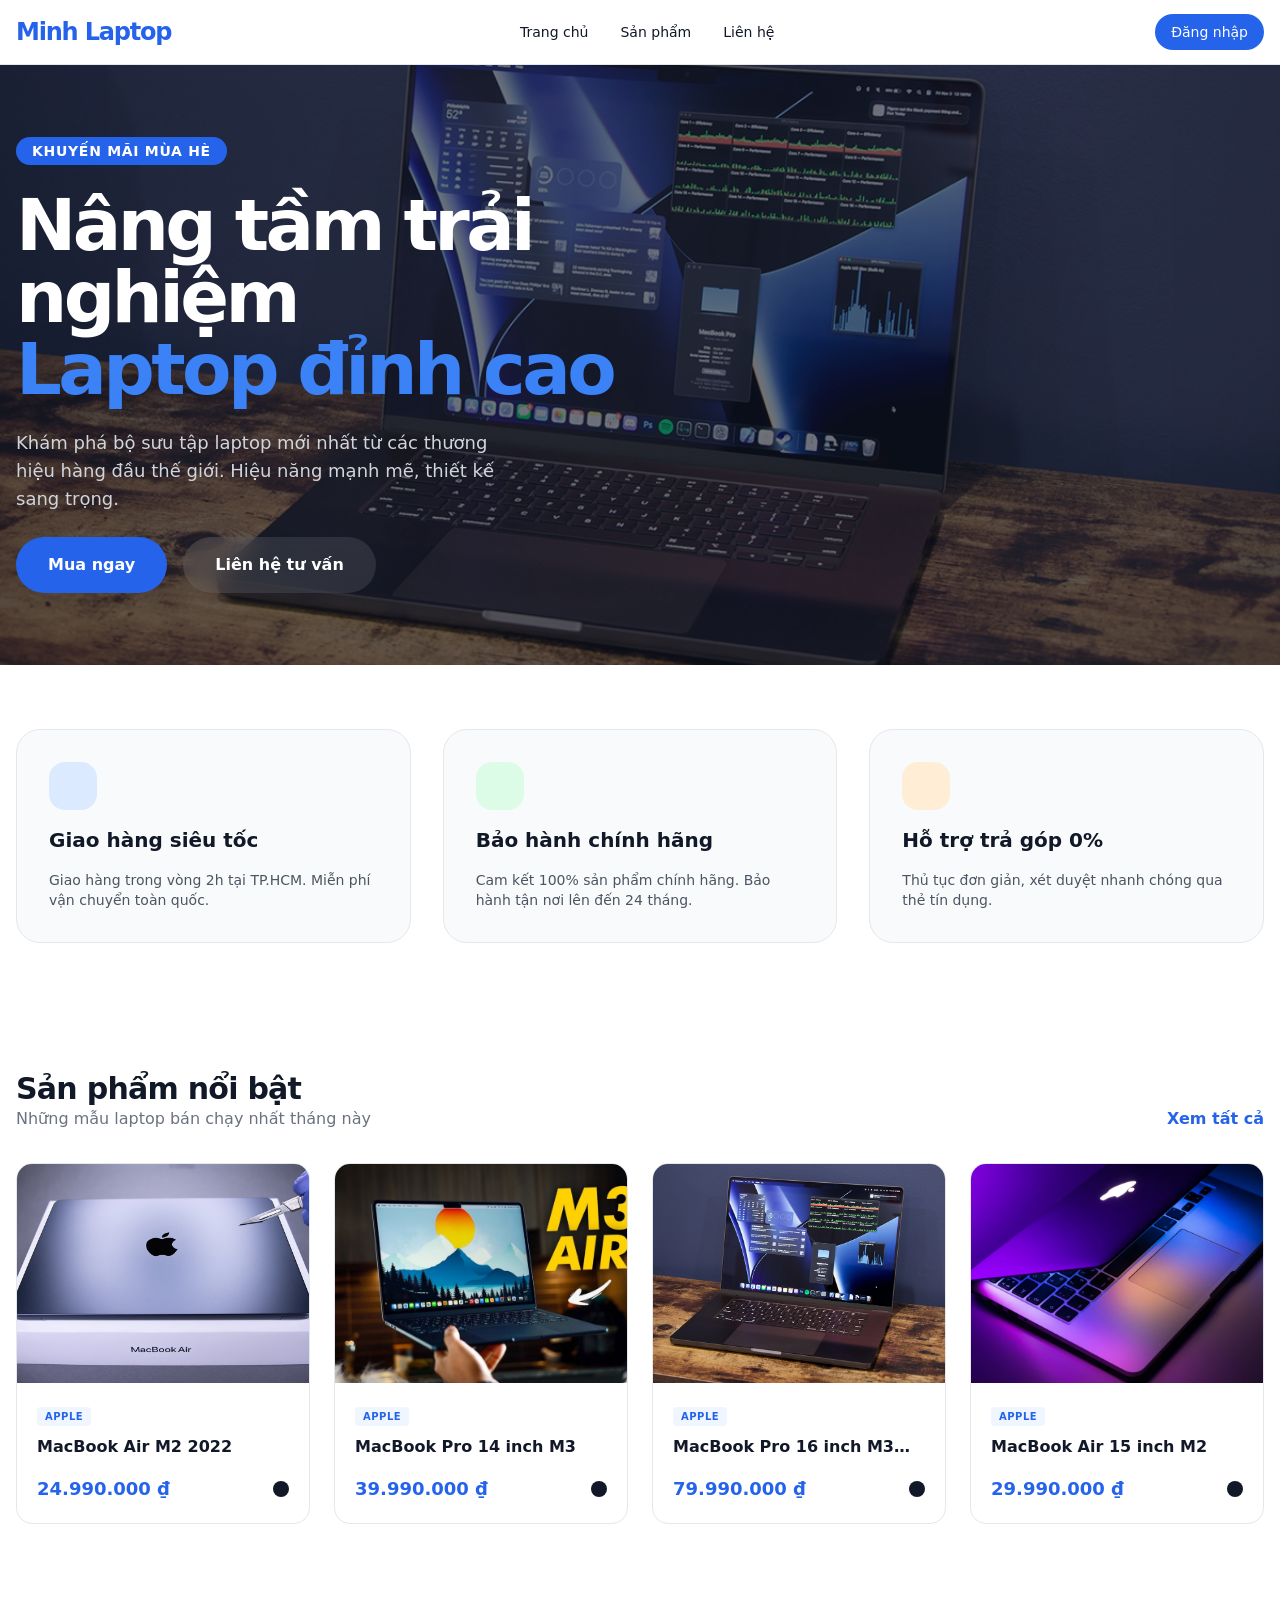
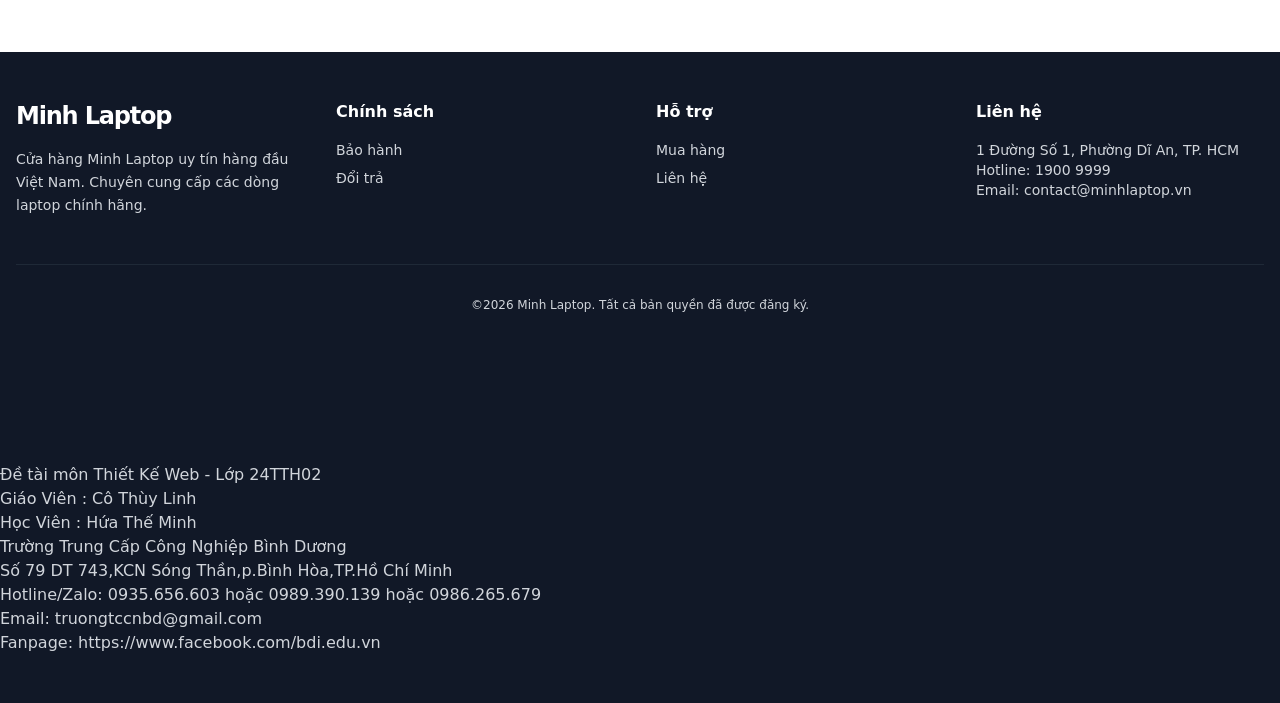
<file: index.html>
<!DOCTYPE html>
<html lang="vi">
<head>
    <meta charset="UTF-8">
    <meta name="viewport" content="width=device-width, initial-scale=1.0">
    <title>Trang chủ - Minh Laptop</title>
    <script src="style.js"></script>
    <!-- <link rel="stylesheet" href="test.css"> -->
</head>
<body class="bg-white text-gray-900">

    <section class="relative h-[600px] flex items-center overflow-hidden bg-gray-900 text-white">
        <div class="absolute inset-0 z-0">
            <img src="./images/macbookpro16m3max.jpg" alt="Hero" class="w-full h-full object-cover opacity-40">
        </div>
        <div class="container mx-auto px-4 relative z-10">
            <div class="max-w-2xl space-y-6">
                <span class="inline-block px-4 py-1 rounded-full bg-blue-600 text-sm font-bold tracking-wider uppercase">Khuyến mãi mùa hè</span>
                <h1 class="text-5xl md:text-7xl font-extrabold tracking-tighter leading-tight">Nâng tầm trải nghiệm <br><span class="text-blue-500">Laptop đỉnh cao</span></h1>
                <p class="text-lg text-gray-300 max-w-lg">Khám phá bộ sưu tập laptop mới nhất từ các thương hiệu hàng đầu thế giới. Hiệu năng mạnh mẽ, thiết kế sang trọng.</p>
                <div class="flex flex-wrap gap-4">
                    <a href="products.html" class="px-8 py-4 bg-blue-600 hover:bg-blue-700 text-white rounded-full font-bold transition-all flex items-center gap-2">Mua ngay</a>
                    <a href="contact.html" class="px-8 py-4 bg-white/10 hover:bg-white/20 text-white rounded-full font-bold backdrop-blur-md transition-all">Liên hệ tư vấn</a>
                </div>
            </div>
        </div>
    </section>

    <!-- chuc nang -->
    <section class="container mx-auto px-4 py-16">
        <div class="grid grid-cols-1 md:grid-cols-3 gap-8">
            <div class="p-8 bg-gray-50 rounded-3xl space-y-4 border hover:border-blue-500 transition-colors">
                <div class="w-12 h-12 bg-blue-100 rounded-2xl flex items-center justify-center text-blue-600">
                </div>
                <h3 class="text-xl font-bold">Giao hàng siêu tốc</h3>
                <p class="text-gray-600 text-sm">Giao hàng trong vòng 2h tại TP.HCM. Miễn phí vận chuyển toàn quốc.</p>
            </div>
            <div class="p-8 bg-gray-50 rounded-3xl space-y-4 border hover:border-blue-500 transition-colors">
                <div class="w-12 h-12 bg-green-100 rounded-2xl flex items-center justify-center text-green-600">
                </div>
                <h3 class="text-xl font-bold">Bảo hành chính hãng</h3>
                <p class="text-gray-600 text-sm">Cam kết 100% sản phẩm chính hãng. Bảo hành tận nơi lên đến 24 tháng.</p>
            </div>
            <div class="p-8 bg-gray-50 rounded-3xl space-y-4 border hover:border-blue-500 transition-colors">
                <div class="w-12 h-12 bg-orange-100 rounded-2xl flex items-center justify-center text-orange-600">
                </div>
                <h3 class="text-xl font-bold">Hỗ trợ trả góp 0%</h3>
                <p class="text-gray-600 text-sm">Thủ tục đơn giản, xét duyệt nhanh chóng qua thẻ tín dụng.</p>
            </div>
        </div>
    </section>

    <!--  san pham -->
    <section class="container mx-auto px-4 py-16">
        <div class="flex items-end justify-between mb-8">
            <div>
                <h2 class="text-3xl font-bold tracking-tight">Sản phẩm nổi bật</h2>
                <p class="text-gray-500">Những mẫu laptop bán chạy nhất tháng này</p>
            </div>
            <a href="products.html" class="text-blue-600 font-bold hover:underline">Xem tất cả</a>
        </div>
        <div id="featured-products" class="grid grid-cols-1 sm:grid-cols-2 lg:grid-cols-4 gap-6">
            <!-- add  -->
        </div>
    </section>

    <script src="js/data.js"></script>
    <script src="js/main.js"></script>
    <script>
        document.addEventListener('DOMContentLoaded', () => {
            const featuredContainer = document.getElementById('featured-products');
            const featured = JSON.parse(localStorage.getItem('db_products')).slice(0, 4);

            featured.forEach(product => {
                const card = `
                    <div class="group relative bg-white border rounded-2xl overflow-hidden hover:shadow-xl transition-all duration-300">
                        <a href="product-detail.html?id=${product.id}" class="block aspect-[4/3] overflow-hidden">
                            <img src="${product.image}" alt="${product.name}" class="w-full h-full object-cover group-hover:scale-110 transition-transform duration-500">
                        </a>
                        <div class="p-5">
                            <div class="mb-2">
                                <span class="text-[10px] font-bold uppercase tracking-wider text-blue-600 bg-blue-50 px-2 py-1 rounded">${product.category}</span>
                            </div>
                            <a href="product-detail.html?id=${product.id}" class="block mb-2">
                                <h3 class="font-bold text-gray-900 group-hover:text-blue-600 transition-colors line-clamp-1">${product.name}</h3>
                            </a>
                            <div class="flex items-center justify-between mt-4">
                                <span class="text-lg font-bold text-blue-600">${formatCurrency(product.price)}</span>
                                <button onclick="addToCart('${product.id}')" class="p-2 bg-gray-900 text-white rounded-lg hover:bg-blue-600 transition-colors">
                                </button>
                            </div>
                        </div>
                    </div>
                `;
                featuredContainer.insertAdjacentHTML('beforeend', card);
            });
        });
    </script>
</body>
</html>
</file>
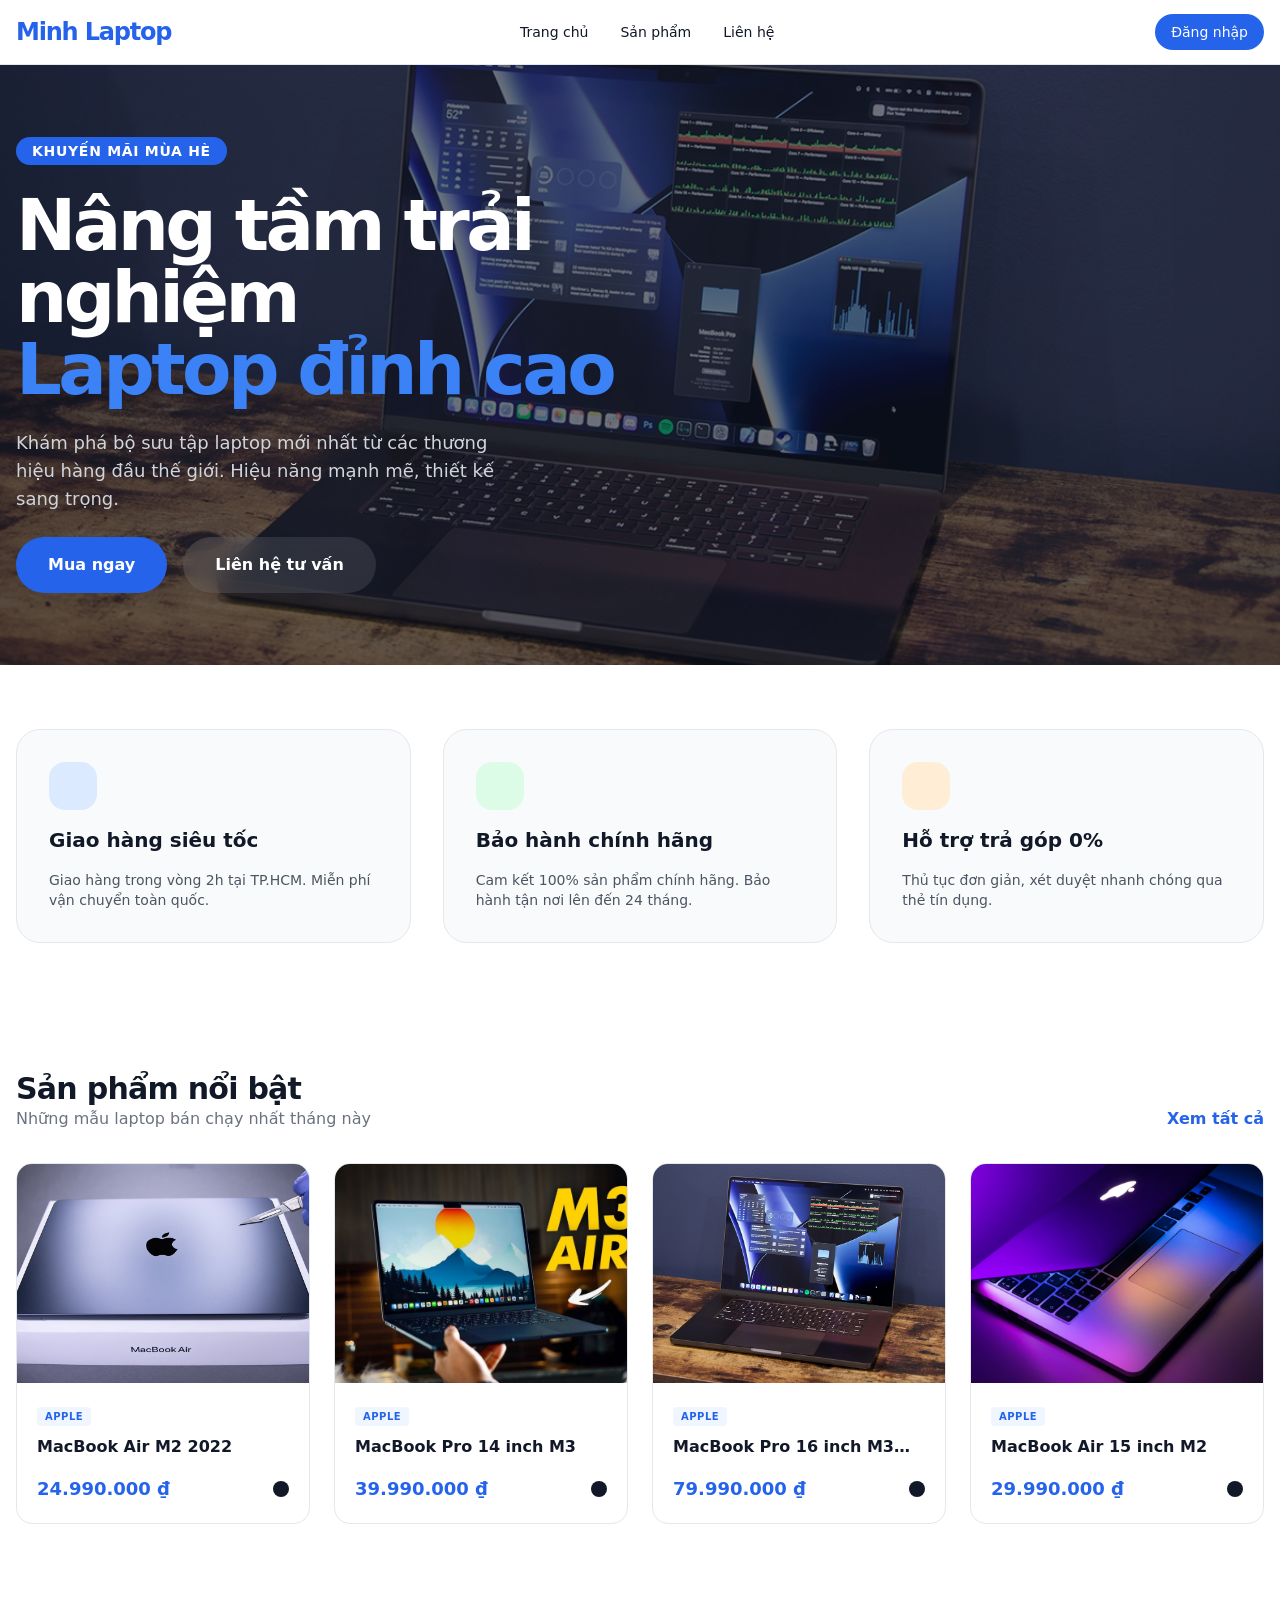
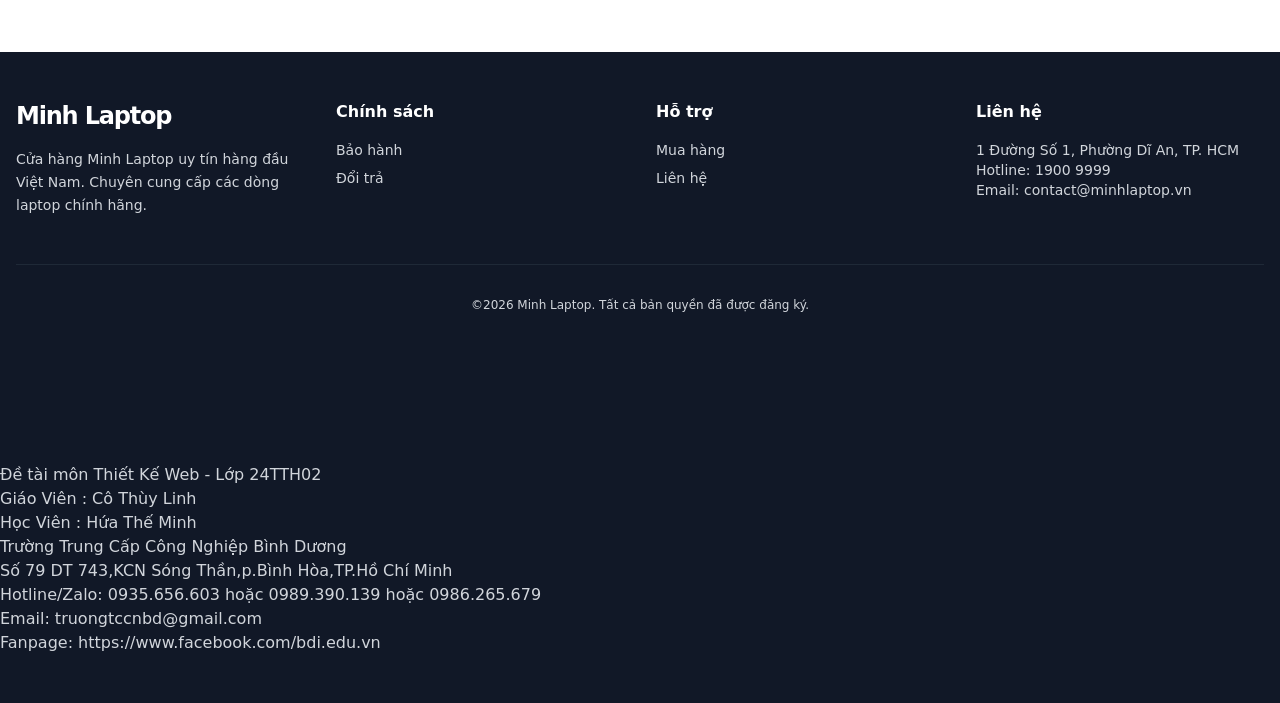
<file: admin.html>
<!DOCTYPE html>
<html lang="vi">
<head>
    <meta charset="UTF-8">
    <meta name="viewport" content="width=device-width, initial-scale=1.0">
    <title>Quản trị - Minh Laptop </title>
    <script src="style.js"></script>
    
</head>
<body class="bg-white text-gray-900">
    <div class="container mx-auto px-4 py-8">
        <div class="flex flex-col md:flex-row gap-8">
           
            <aside class="w-full md:w-64 space-y-4">
                <div class="p-6 bg-gray-900 text-white rounded-3xl space-y-6">
                    <h2 class="text-xl font-bold">Dashboard</h2>
                    <nav class="space-y-2">
                        <button onclick="switchTab('products')" id="tab-products" class="w-full flex items-center gap-3 px-4 py-3 rounded-xl text-sm font-bold bg-blue-600">Sản phẩm</button>
                        <button onclick="switchTab('orders')" id="tab-orders" class="w-full flex items-center gap-3 px-4 py-3 rounded-xl text-sm font-bold hover:bg-white/10">Đơn hàng</button>
                    </nav>
                </div>
            </aside>

            <!-- Main  -->
            <main class="flex-1 space-y-6">
                <div class="flex items-center justify-between">
                    <h1 id="admin-title" class="text-3xl font-bold">Quản lý sản phẩm</h1>
                    <button id="add-btn" onclick="openModal()" class="px-6 py-3 bg-blue-600 text-white rounded-2xl font-bold flex items-center gap-2">Thêm sản phẩm</button>
                </div>

                <div id="admin-content" class="bg-white border rounded-3xl overflow-hidden">
                    <!-- Content -->
                </div>
            </main>
        </div>
    </div>

    
    <div id="product-modal" class="fixed inset-0 z-[100] hidden flex items-center justify-center p-4 bg-black/50 backdrop-blur-sm">
        <div class="bg-white w-full max-w-2xl rounded-[2.5rem] overflow-hidden shadow-2xl">
            <div class="p-8 border-b flex items-center justify-between">
                <h3 id="modal-title" class="text-2xl font-bold">Thêm sản phẩm</h3>
                <button onclick="closeModal()" class="p-2 hover:bg-gray-100 rounded-full">X</button>
            </div>
            <form id="product-form" class="p-8 space-y-6 max-h-[70vh] overflow-y-auto">
                <input type="hidden" id="edit-id">
                <div class="grid grid-cols-1 sm:grid-cols-2 gap-6">
                    <div class="space-y-2">
                        <label class="text-sm font-bold">Tên sản phẩm</label>
                        <input required id="p-name" class="w-full px-4 py-3 border rounded-xl">
                    </div>
                    <div class="space-y-2">
                        <label class="text-sm font-bold">Giá (VNĐ)</label>
                        <input required id="p-price" type="number" class="w-full px-4 py-3 border rounded-xl">
                    </div>
                    <div class="space-y-2">
                        <label class="text-sm font-bold">Danh mục</label>
                        <input required id="p-category" class="w-full px-4 py-3 border rounded-xl">
                    </div>
                    <div class="space-y-2">
                        <label class="text-sm font-bold">CPU</label>
                        <input required id="p-cpu" class="w-full px-4 py-3 border rounded-xl">
                    </div>
                </div>
                <div class="space-y-2">
                    <label class="text-sm font-bold">Link hình ảnh</label>
                    <input id="p-image" class="w-full px-4 py-3 border rounded-xl">
                </div>
                <div class="space-y-2">
                    <label class="text-sm font-bold">Mô tả</label>
                    <textarea id="p-desc" class="w-full px-4 py-3 border rounded-xl h-48"></textarea>
                </div>
                <div class="flex gap-4 pt-4">
                    <button type="button" onclick="closeModal()" class="flex-1 py-4 border-2 rounded-2xl font-bold">Hủy</button>
                    <button type="submit" class="flex-1 py-4 bg-blue-600 text-white rounded-2xl font-bold">Lưu</button>
                </div>
            </form>
        </div>
    </div>

    <script src="js/data.js"></script>
    <script src="js/main.js"></script>
    <script>
        let activeTab = 'products';
        let editingId = null;

        function switchTab(tab) {
            activeTab = tab;
            document.getElementById('tab-products').className = `w-full flex items-center gap-3 px-4 py-3 rounded-xl text-sm font-bold ${tab === 'products' ? 'bg-blue-600' : 'hover:bg-white/10'}`;
            document.getElementById('tab-orders').className = `w-full flex items-center gap-3 px-4 py-3 rounded-xl text-sm font-bold ${tab === 'orders' ? 'bg-blue-600' : 'hover:bg-white/10'}`;
            document.getElementById('admin-title').textContent = tab === 'products' ? 'Quản lý sản phẩm' : 'Quản lý đơn hàng';
            document.getElementById('add-btn').style.display = tab === 'products' ? 'flex' : 'none';
            renderAdminContent();
        }

        function renderAdminContent() {
            const content = document.getElementById('admin-content');
            if (activeTab === 'products') {
                const products = JSON.parse(localStorage.getItem('db_products'));
                let html = '<table class="w-full text-left"><thead class="bg-gray-50 border-b"><tr><th class="px-6 py-4">Sản phẩm</th><th class="px-6 py-4">Giá</th><th class="px-6 py-4">Thao tác</th></tr></thead><tbody class="divide-y">';
                products.forEach(p => {
                    html += `
                        <tr>
                            <td class="px-6 py-4 flex items-center gap-4">
                                <img src="${p.image}" class="w-12 h-12 rounded-lg object-cover">
                                <div><p class="font-bold text-sm">${p.name}</p></div>
                            </td>
                            <td class="px-6 py-4 font-bold text-sm">${formatCurrency(p.price)}</td>
                            <td class="px-6 py-4">
                                <button onclick="editProduct('${p.id}')" class="text-blue-600 mr-4">Sửa</button>
                                <button onclick="deleteProduct('${p.id}')" class="text-red-600">Xóa</button>
                            </td>
                        </tr>
                    `;
                });
                html += '</tbody></table>';
                content.innerHTML = html;
            } else {
                const orders = JSON.parse(localStorage.getItem('orders') || '[]');
                if (orders.length === 0) {
                    content.innerHTML = '<p class="p-10 text-center text-gray-500">Chưa có đơn hàng nào.</p>';
                    return;
                }
                let html = '<div class="p-6 space-y-4">';
                orders.forEach(o => {
                    html += `
                        <div class="border p-4 rounded-2xl">
                            <p class="font-bold">Đơn hàng #${o.id}</p>
                            <p class="text-sm text-gray-500">Khách hàng: ${o.customerInfo.name} - ${o.customerInfo.phone}</p>
                            <p class="text-blue-600 font-bold">Tổng: ${formatCurrency(o.total)}</p>
                        </div>
                    `;
                });
                html += '</div>';
                content.innerHTML = html;
            }
        }

        function openModal() {
            document.getElementById('product-modal').classList.remove('hidden');
            document.getElementById('modal-title').textContent = editingId ? 'Sửa sản phẩm' : 'Thêm sản phẩm';
        }

        function closeModal() {
            document.getElementById('product-modal').classList.add('hidden');
            document.getElementById('product-form').reset();
            editingId = null;
        }

        function editProduct(id) {
            const products = JSON.parse(localStorage.getItem('db_products'));
            const p = products.find(p => p.id === id);
            if (p) {
                editingId = id;
                document.getElementById('p-name').value = p.name;
                document.getElementById('p-price').value = p.price;
                document.getElementById('p-category').value = p.category;
                document.getElementById('p-cpu').value = p.cpu;
                document.getElementById('p-image').value = p.image;
                document.getElementById('p-desc').value = p.description;
                openModal();
            }
        }

        function deleteProduct(id) {
            if (confirm('Xóa sản phẩm này?')) {
                let products = JSON.parse(localStorage.getItem('db_products'));
                products = products.filter(p => p.id !== id);
                localStorage.setItem('db_products', JSON.stringify(products));
                renderAdminContent();
            }
        }

        document.getElementById('product-form').onsubmit = (e) => {
            e.preventDefault();
            let products = JSON.parse(localStorage.getItem('db_products'));
            const productData = {
                id: editingId || Date.now().toString(),
                name: document.getElementById('p-name').value,
                price: Number(document.getElementById('p-price').value),
                category: document.getElementById('p-category').value,
                cpu: document.getElementById('p-cpu').value,
                image: document.getElementById('p-image').value || './images',
                description: document.getElementById('p-desc').value,
                ram: '16GB', ssd: '512GB' 
            };

            if (editingId) {
                products = products.map(p => p.id === editingId ? productData : p);
            } else {
                products.push(productData);
            }

            localStorage.setItem('db_products', JSON.stringify(products));
            closeModal();
            renderAdminContent();
        };

        document.addEventListener('DOMContentLoaded', () => {
            const user = getCurrentUser();
            if (!user || user.role !== 'admin') {
                window.location.href = 'index.html';
                return;
            }
            renderAdminContent();
        });
    </script>
</body>
</html>
</file>
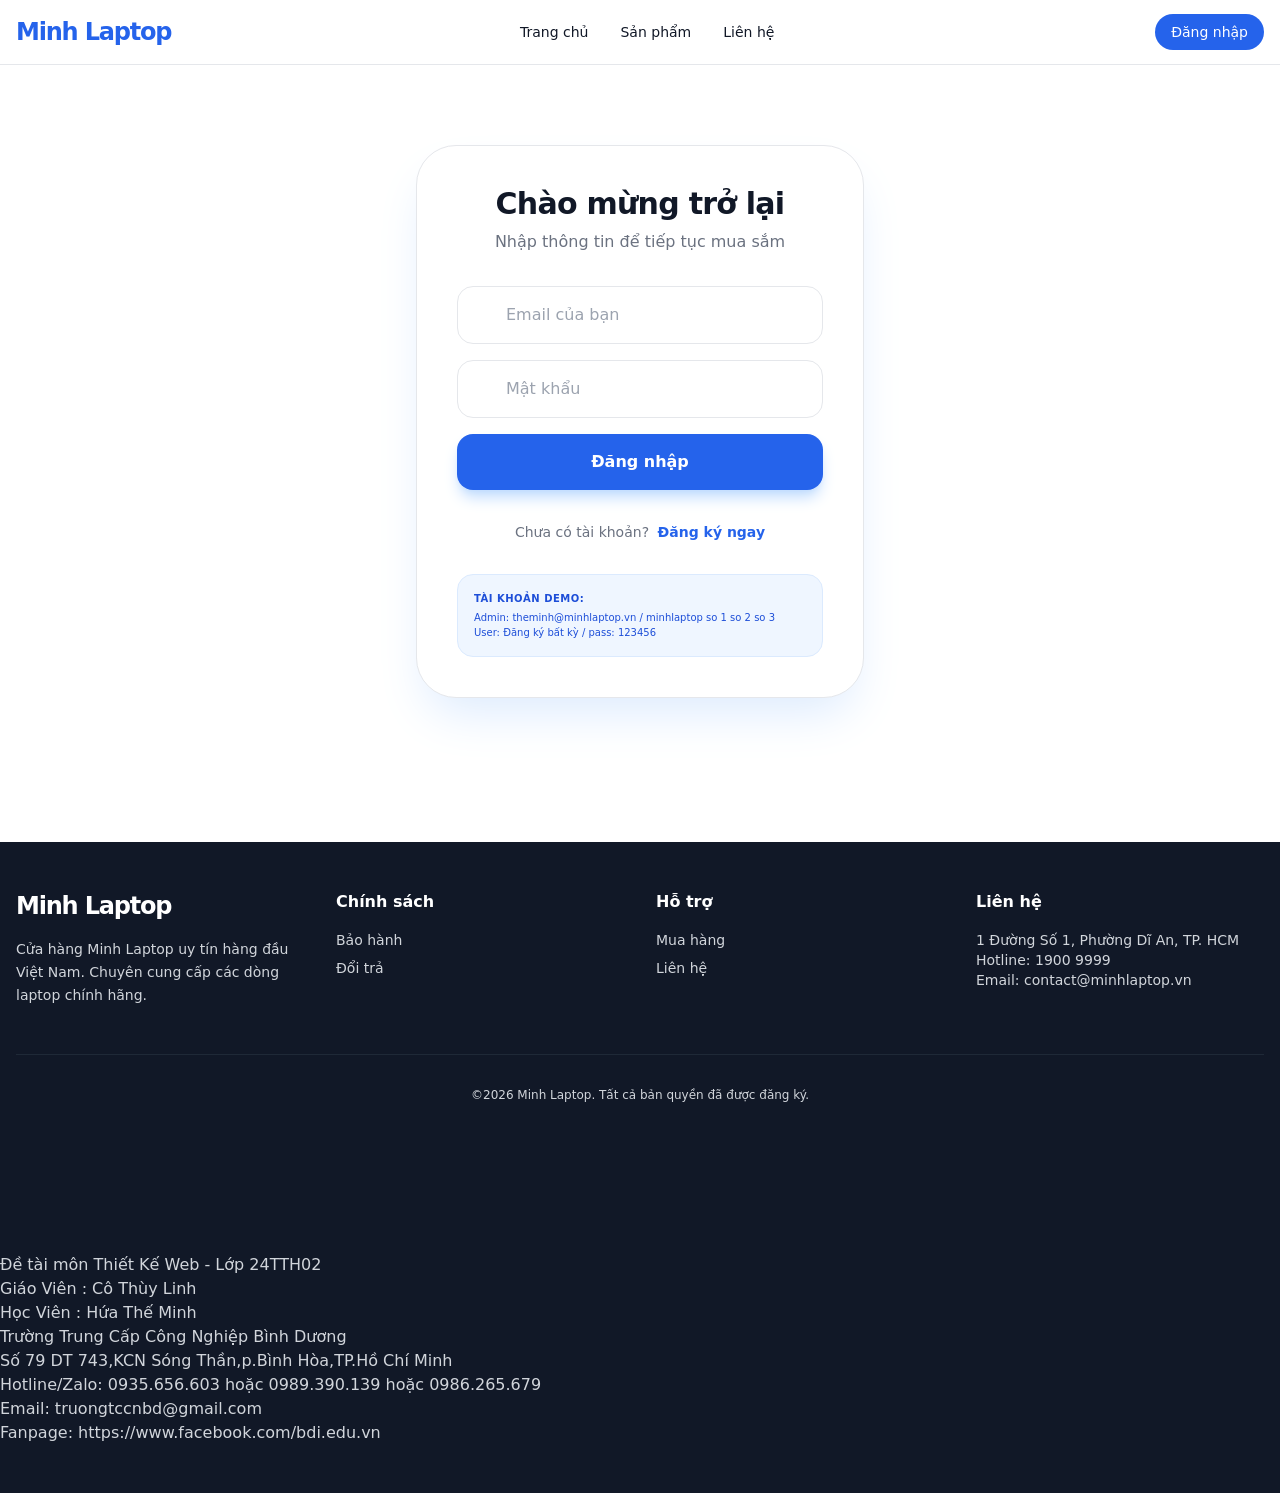
<file: auth.html>
<!DOCTYPE html>
<html lang="vi">
<head>
    <meta charset="UTF-8">
    <meta name="viewport" content="width=device-width, initial-scale=1.0">
    <title> Đăng nhập - Minh Laptop </title>
    <script src="style.js"></script>
    
</head>
<body class="bg-white text-gray-900">
    <div class="container mx-auto px-4 py-20 flex items-center justify-center">
        <div class="w-full max-w-md space-y-8 p-10 bg-white border rounded-[2.5rem] shadow-2xl shadow-blue-100">
            <div class="text-center space-y-2">
                <h1 id="auth-title" class="text-3xl font-extrabold tracking-tight">Chào mừng trở lại</h1>
                <p id="auth-desc" class="text-gray-500">Nhập thông tin để tiếp tục mua sắm</p>
            </div>

            <form id="auth-form" class="space-y-4">
                <div id="name-field" class="hidden relative">
                    <input type="text" id="reg-name" placeholder="Họ và tên" class="w-full pl-12 pr-4 py-4 border rounded-2xl focus:ring-2 focus:ring-blue-500 focus:outline-none">
                </div>
                <div class="relative">
                    <input required type="email" id="auth-email" placeholder="Email của bạn" class="w-full pl-12 pr-4 py-4 border rounded-2xl focus:ring-2 focus:ring-blue-500 focus:outline-none">
                </div>
                <div class="relative">
                    <input required type="password" id="auth-password" placeholder="Mật khẩu" class="w-full pl-12 pr-4 py-4 border rounded-2xl focus:ring-2 focus:ring-blue-500 focus:outline-none">
                </div>
                <button type="submit" id="auth-btn" class="w-full py-4 bg-blue-600 text-white rounded-2xl font-bold hover:bg-blue-700 transition-all shadow-lg shadow-blue-200">
                    Đăng nhập
                </button>
            </form>

            <p class="text-center text-sm text-gray-500">
                <span id="toggle-text">Chưa có tài khoản?</span>
                <button id="toggle-auth" class="ml-1 font-bold text-blue-600 hover:underline">Đăng ký ngay</button>
            </p>

            <div id="demo-info" class="mt-8 p-4 bg-blue-50 border border-blue-100 rounded-2xl text-[10px] text-blue-700">
                <p class="font-bold mb-1 uppercase tracking-wider">Tài khoản demo:</p>
                <p>Admin: theminh@minhlaptop.vn / minhlaptop so 1 so 2 so 3 </p>
                <p>User: Đăng ký bất kỳ / pass: 123456</p>
            </div>
        </div>
    </div>

    <script src="js/data.js"></script>
    <script src="js/main.js"></script>
    <script>
        let isLogin = true;
        const toggleBtn = document.getElementById('toggle-auth');
        const authForm = document.getElementById('auth-form');
        const nameField = document.getElementById('name-field');
        const authTitle = document.getElementById('auth-title');
        const authDesc = document.getElementById('auth-desc');
        const authBtn = document.getElementById('auth-btn');
        const toggleText = document.getElementById('toggle-text');

        toggleBtn.onclick = () => {
            isLogin = !isLogin;
            nameField.classList.toggle('hidden', isLogin);
            authTitle.textContent = isLogin ? 'Chào mừng trở lại' : 'Tạo tài khoản mới';
            authDesc.textContent = isLogin ? 'Nhập thông tin để tiếp tục mua sắm' : 'Tham gia cùng Minh Laptop ngay hôm nay';
            authBtn.textContent = isLogin ? 'Đăng nhập' : 'Đăng ký ngay';
            toggleText.textContent = isLogin ? 'Chưa có tài khoản?' : 'Đã có tài khoản?';
            toggleBtn.textContent = isLogin ? 'Đăng ký ngay' : 'Đăng nhập';
        };

        authForm.onsubmit = (e) => {
            e.preventDefault();
            const email = document.getElementById('auth-email').value;
            const password = document.getElementById('auth-password').value;

            if (isLogin) {
                if (email === 'theminh@minhlaptop.vn' && password === 'minhlaptop123') {
                    const admin = { id: 'admin', email, name: 'Quản trị viên', role: 'admin' };
                    localStorage.setItem('user', JSON.stringify(admin));
                    window.location.href = 'admin.html';
                } else {
                    const users = JSON.parse(localStorage.getItem('users') || '[]');
                    const user = users.find(u => u.email === email);
                    if (user && password === '123456') {
                        localStorage.setItem('user', JSON.stringify(user));
                        window.location.href = 'index.html';
                    } else {
                        alert('Email hoặc mật khẩu không chính xác!');
                    }
                }
            } else {
                const name = document.getElementById('reg-name').value;
                const users = JSON.parse(localStorage.getItem('users') || '[]');
                if (users.some(u => u.email === email)) {
                    alert('Email đã tồn tại!');
                    return;
                }
                const newUser = { id: Date.now().toString(), email, name, role: 'user' };
                users.push(newUser);
                localStorage.setItem('users', JSON.stringify(users));
                localStorage.setItem('user', JSON.stringify(newUser));
                window.location.href = 'index.html';
            }
        };
    </script>
</body>
</html>
</file>
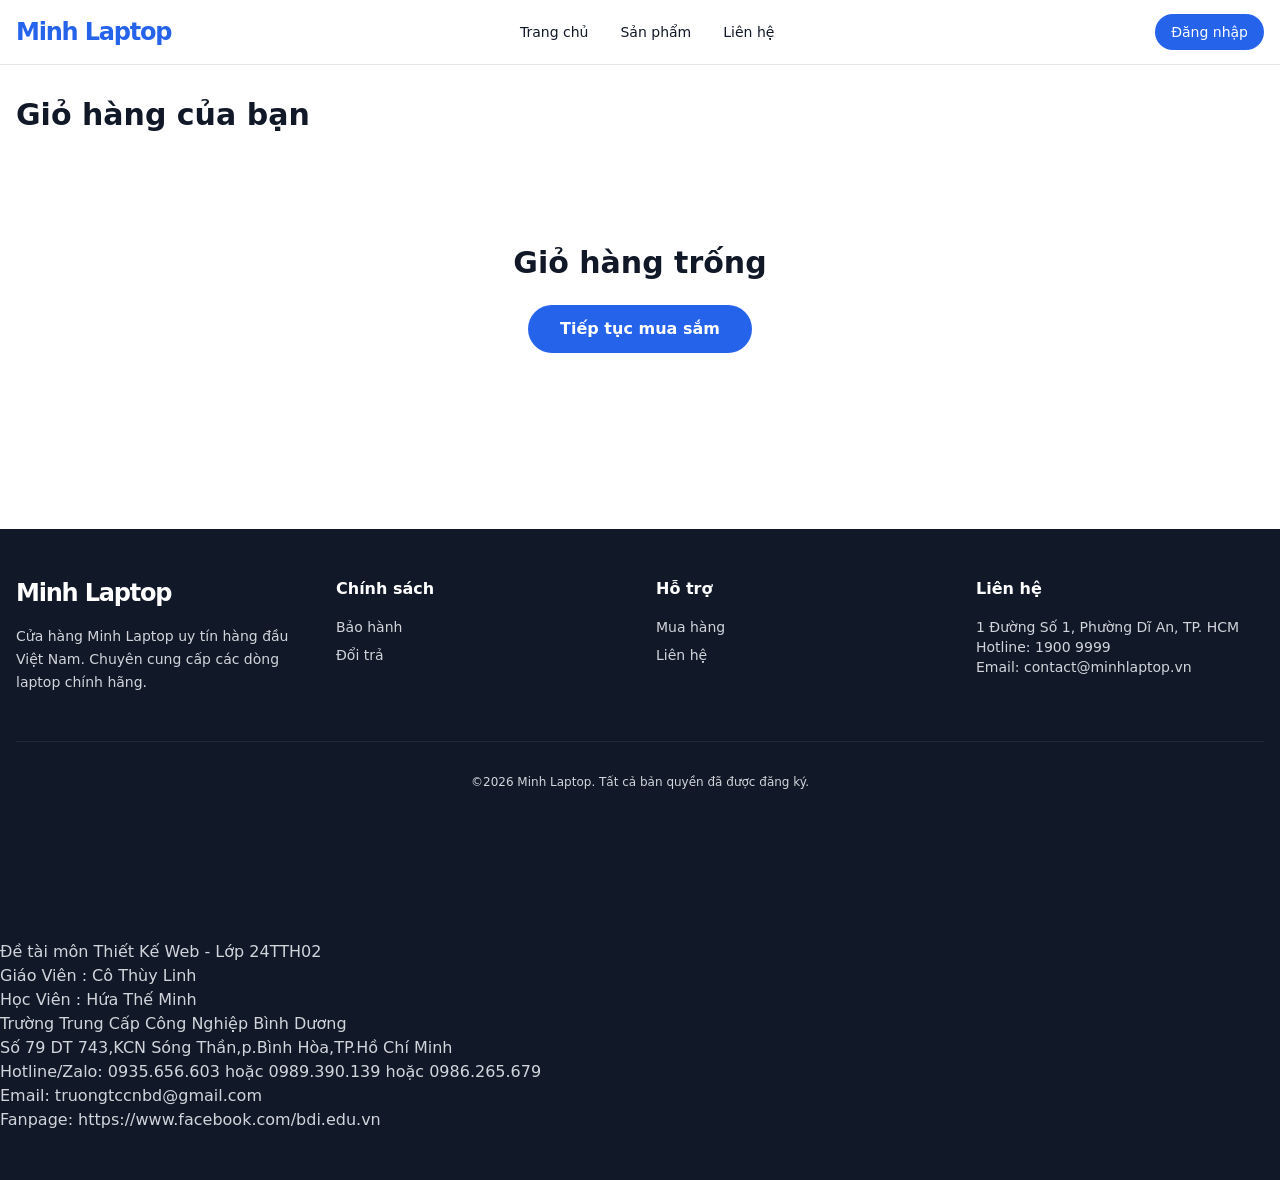
<file: cart.html>
<!DOCTYPE html>
<html lang="vi">
<head>
    <meta charset="UTF-8">
    <meta name="viewport" content="width=device-width, initial-scale=1.0">
    <title> Giỏ hàng - Minh Laptop </title>
        <script src="style.js"></script>
    
</head>
<body class="bg-white text-gray-900">
    <div class="container mx-auto px-4 py-8">
        <h1 class="text-3xl font-bold mb-8">Giỏ hàng của bạn</h1>
        <div id="cart-container" class="grid grid-cols-1 lg:grid-cols-3 gap-12">
            <!-- Cart  -->
        </div>
    </div>

    <script src="js/data.js"></script>
    <script src="js/main.js"></script>
    <script>
        function updateQty(id, delta) {
            let cart = getCart();
            const item = cart.find(i => i.id === id);
            if (item) {
                item.quantity = Math.max(1, item.quantity + delta);
                saveCart(cart);
                renderCart();
            }
        }

        function removeCartItem(id) {
            let cart = getCart();
            cart = cart.filter(i => i.id !== id);
            saveCart(cart);
            renderCart();
        }

        function renderCart() {
            const cart = getCart();
            const container = document.getElementById('cart-container');
            
            if (cart.length === 0) {
                container.innerHTML = `
                    <div class="col-span-3 py-20 text-center space-y-6">
                        <h2 class="text-3xl font-bold">Giỏ hàng trống</h2>
                        <a href="products.html" class="inline-block px-8 py-3 bg-blue-600 text-white rounded-full font-bold">Tiếp tục mua sắm</a>
                    </div>
                `;
                return;
            }

            const total = cart.reduce((sum, item) => sum + item.price * item.quantity, 0);

            let itemsHTML = '<div class="lg:col-span-2 space-y-6">';
            cart.forEach(item => {
                itemsHTML += `
                    <div class="flex flex-col sm:flex-row items-center gap-6 p-6 bg-white border rounded-3xl">
                        <div class="w-32 h-32 rounded-2xl overflow-hidden shrink-0">
                            <img src="${item.image}" alt="${item.name}" class="w-full h-full object-cover">
                        </div>
                        <div class="flex-1 space-y-2 text-center sm:text-left">
                            <h3 class="font-bold text-lg">${item.name}</h3>
                            <p class="text-blue-600 font-bold">${formatCurrency(item.price)}</p>
                        </div>
                        <div class="flex items-center gap-4">
                            <div class="flex items-center border rounded-full px-2 py-1">
                                <button onclick="updateQty('${item.id}', -1)" class="p-1 hover:bg-gray-100 rounded-full">-</button>
                                <span class="w-8 text-center font-bold">${item.quantity}</span>
                                <button onclick="updateQty('${item.id}', 1)" class="p-1 hover:bg-gray-100 rounded-full">+</button>
                            </div>
                            <button onclick="removeCartItem('${item.id}')" class="p-2 text-red-500 hover:bg-red-50 rounded-full">Xóa</button>
                        </div>
                    </div>
                `;
            });
            itemsHTML += '</div>';

            const summaryHTML = `
                <div class="space-y-6">
                    <div class="p-8 bg-gray-50 rounded-3xl border space-y-6">
                        <h3 class="text-xl font-bold">Tổng đơn hàng</h3>
                        <div class="space-y-4 text-sm">
                            <div class="flex justify-between">
                                <span class="text-gray-500">Tạm tính:</span>
                                <span class="font-bold">${formatCurrency(total)}</span>
                            </div>
                            <div class="pt-4 border-t flex justify-between text-lg">
                                <span class="font-bold">Tổng cộng:</span>
                                <span class="font-bold text-blue-600">${formatCurrency(total)}</span>
                            </div>
                        </div>
                        <a href="checkout.html" class="block w-full py-4 bg-blue-600 text-white text-center rounded-2xl font-bold hover:bg-blue-700 shadow-lg shadow-blue-200">
                            Thanh toán ngay
                        </a>
                    </div>
                </div>
            `;

            container.innerHTML = itemsHTML + summaryHTML;
        }

        document.addEventListener('DOMContentLoaded', renderCart);
    </script>
</body>
</html>
</file>
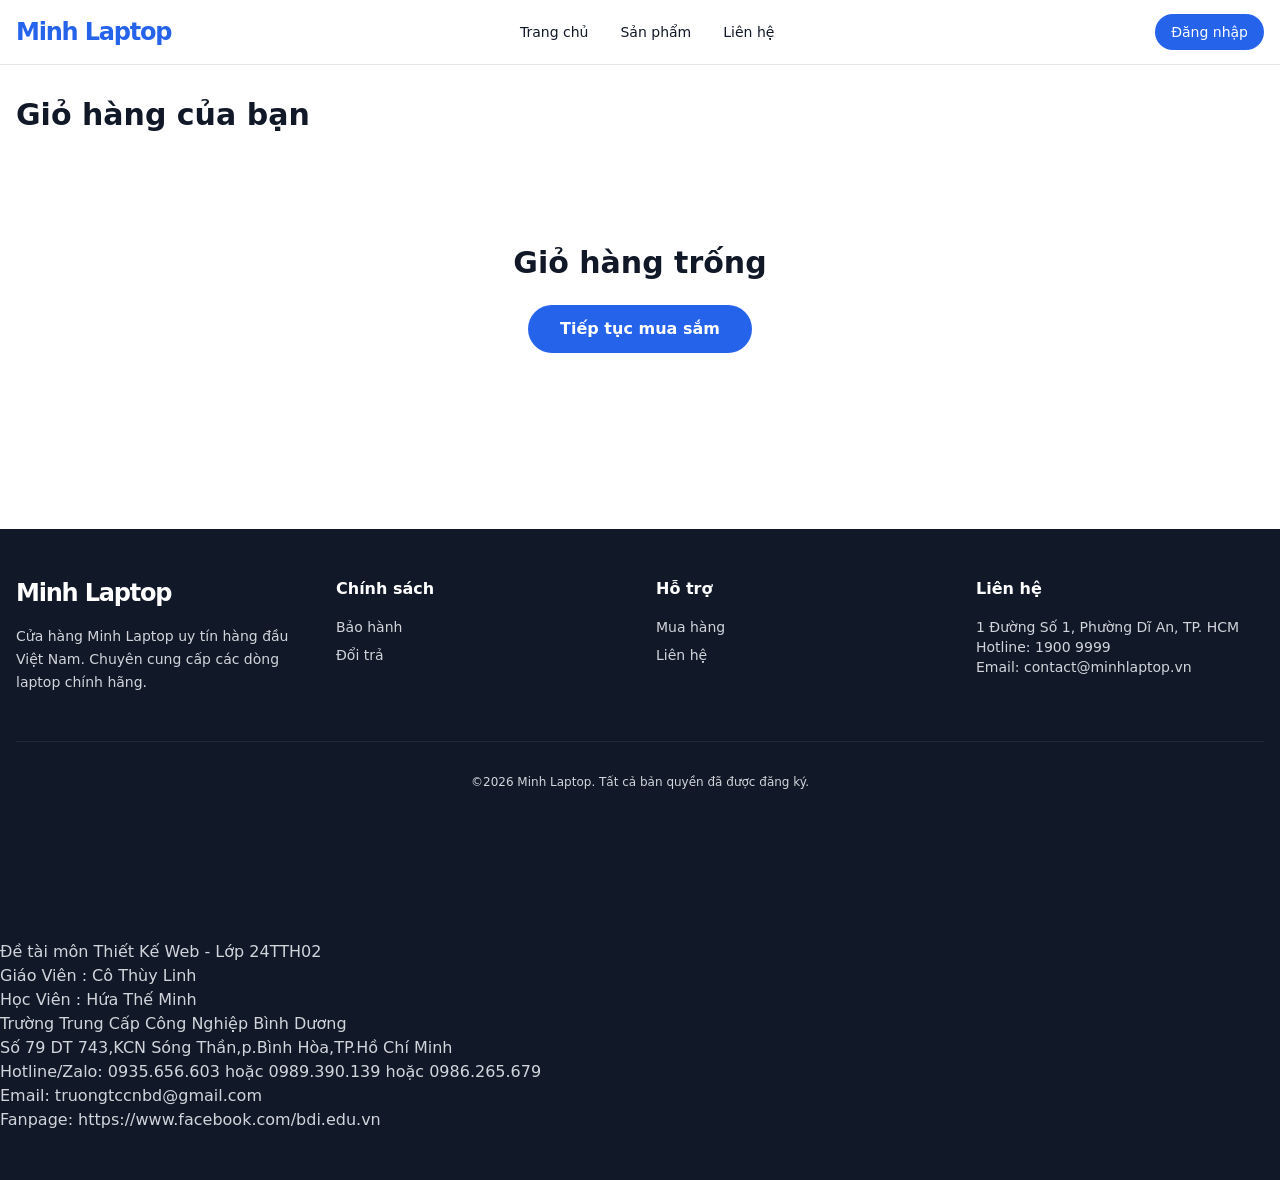
<file: checkout.html>
<!DOCTYPE html>
<html lang="vi">
<head>
    <meta charset="UTF-8">
    <meta name="viewport" content="width=device-width, initial-scale=1.0">
    <title> Thanh toán - Minh Laptop </title>
    <script src="style.js"></script>
   
</head>
<body class="bg-white text-gray-900">
    <div id="checkout-container" class="container mx-auto px-4 py-8">
        <h1 class="text-3xl font-bold mb-8">Thanh toán</h1>
        <div class="grid grid-cols-1 lg:grid-cols-2 gap-12">
            <!-- nhap form -->
            <div class="space-y-8">
                <form id="checkout-form" class="space-y-6">
                    <div class="p-8 bg-white border rounded-3xl space-y-6">
                        <h3 class="text-xl font-bold">Thông tin giao hàng</h3>
                        <div class="grid grid-cols-1 sm:grid-cols-2 gap-4">
                            <div class="space-y-2">
                                <label class="text-sm font-medium text-gray-700">Họ và tên</label>
                                <input required type="text" id="name" class="w-full px-4 py-3 border rounded-xl focus:ring-2 focus:ring-blue-500 focus:outline-none" placeholder="Nguyễn Văn A">
                            </div>
                            <div class="space-y-2">
                                <label class="text-sm font-medium text-gray-700">Số điện thoại</label>
                                <input required type="tel" id="phone" class="w-full px-4 py-3 border rounded-xl focus:ring-2 focus:ring-blue-500 focus:outline-none" placeholder="0901 234 567">
                            </div>
                        </div>
                        <div class="space-y-2">
                            <label class="text-sm font-medium text-gray-700">Địa chỉ nhận hàng</label>
                            <input required type="text" id="address" class="w-full px-4 py-3 border rounded-xl focus:ring-2 focus:ring-blue-500 focus:outline-none" placeholder="Số nhà, tên đường...">
                        </div>
                        <div class="space-y-2">
                            <label class="text-sm font-medium text-gray-700">Email</label>
                            <input type="email" id="email" class="w-full px-4 py-3 border rounded-xl focus:ring-2 focus:ring-blue-500 focus:outline-none" placeholder="example@gmail.com">
                        </div>
                    </div>
                    <button type="submit" class="w-full py-5 bg-blue-600 text-white rounded-3xl font-bold text-lg hover:bg-blue-700 transition-all shadow-xl shadow-blue-200">
                        Xác nhận đặt hàng
                    </button>
                </form>
            </div>

            
            <div id="order-summary" class="space-y-8">
               
            </div>
        </div>
    </div>

    <script src="js/data.js"></script>
    <script src="js/main.js"></script>
    <script>
        document.addEventListener('DOMContentLoaded', () => {
            const cart = getCart();
            if (cart.length === 0) {
                window.location.href = 'cart.html';
                return;
            }

            const total = cart.reduce((sum, item) => sum + item.price * item.quantity, 0);
            const user = getCurrentUser();
            if (user) {
                document.getElementById('name').value = user.name;
                document.getElementById('email').value = user.email;
            }

            const summaryHTML = `
                <div class="p-8 bg-gray-50 rounded-3xl border space-y-6 sticky top-24">
                    <h3 class="text-xl font-bold">Tóm tắt đơn hàng</h3>
                    <div class="space-y-4 max-h-[400px] overflow-y-auto pr-2">
                        ${cart.map(item => `
                            <div class="flex gap-4">
                                <div class="w-16 h-16 rounded-xl overflow-hidden shrink-0 border">
                                    <img src="${item.image}" alt="${item.name}" class="w-full h-full object-cover">
                                </div>
                                <div class="flex-1 text-sm">
                                    <p class="font-bold line-clamp-1">${item.name}</p>
                                    <p class="text-gray-500">Số lượng: ${item.quantity}</p>
                                    <p class="text-blue-600 font-bold">${formatCurrency(item.price * item.quantity)}</p>
                                </div>
                            </div>
                        `).join('')}
                    </div>
                    <div class="pt-6 border-t space-y-3">
                        <div class="flex justify-between text-sm">
                            <span class="text-gray-500">Tạm tính:</span>
                            <span class="font-bold">${formatCurrency(total)}</span>
                        </div>
                        <div class="pt-4 border-t flex justify-between text-xl">
                            <span class="font-bold">Tổng cộng:</span>
                            <span class="font-bold text-blue-600">${formatCurrency(total)}</span>
                        </div>
                    </div>
                </div>
            `;
            document.getElementById('order-summary').innerHTML = summaryHTML;

            document.getElementById('checkout-form').onsubmit = (e) => {
                e.preventDefault();
                const order = {
                    id: Math.random().toString(36).substr(2, 9).toUpperCase(),
                    userId: user ? user.id : 'guest',
                    items: cart,
                    total,
                    status: 'pending',
                    customerInfo: {
                        name: document.getElementById('name').value,
                        phone: document.getElementById('phone').value,
                        address: document.getElementById('address').value
                    },
                    createdAt: new Date().toISOString()
                };

                const orders = JSON.parse(localStorage.getItem('orders') || '[]');
                orders.push(order);
                localStorage.setItem('orders', JSON.stringify(orders));
                localStorage.removeItem('cart');
                
                document.getElementById('checkout-container').innerHTML = `
                    <div class="text-center py-20 space-y-8 max-w-2xl mx-auto">
                        <div class="w-24 h-24 bg-green-100 rounded-full flex items-center justify-center mx-auto">
                        </div>
                        <h1 class="text-4xl font-extrabold tracking-tight">Cảm ơn bạn đã đặt hàng!</h1>
                        <p class="text-gray-500 text-lg">Đơn hàng của bạn đã được tiếp nhận. Chúng tôi sẽ liên hệ sớm nhất.</p>
                        <a href="index.html" class="inline-block px-8 py-4 bg-blue-600 text-white rounded-full font-bold hover:bg-blue-700">Quay lại trang chủ</a>
                    </div>
                `;
            };
        });
    </script>
</body>
</html>
</file>
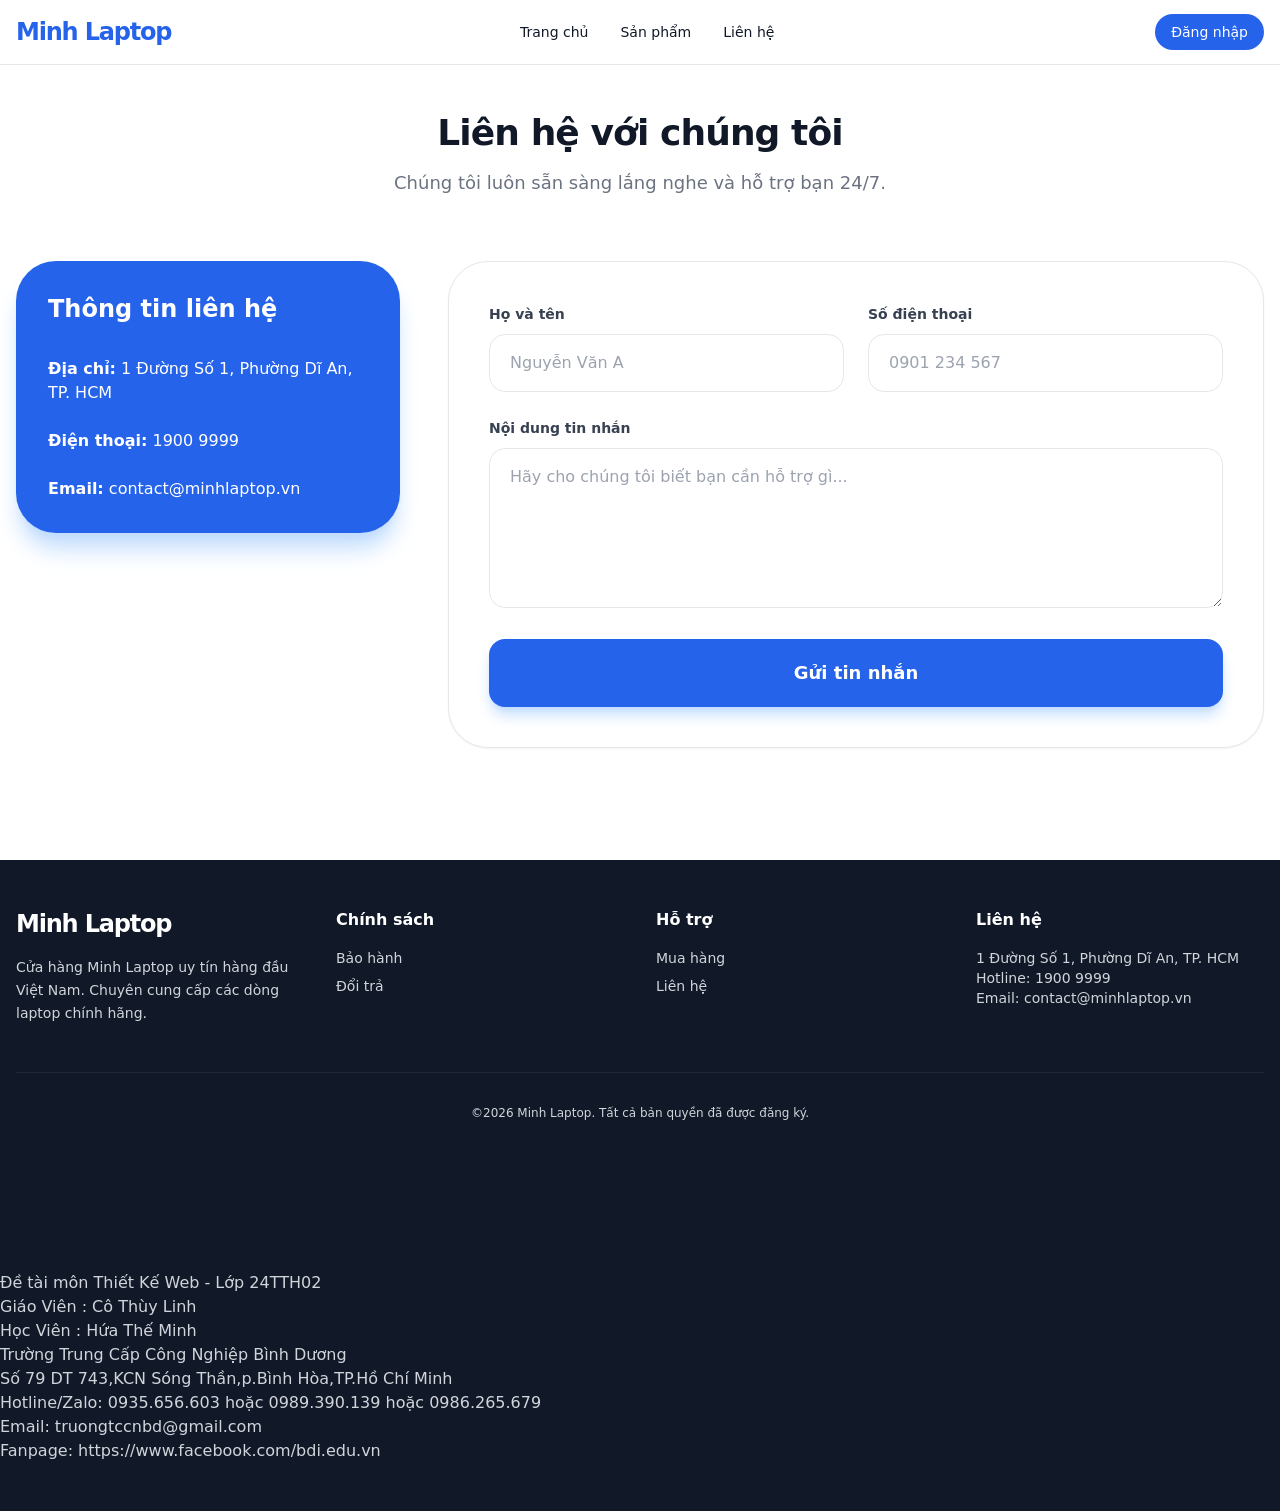
<file: contact.html>
<!DOCTYPE html>
<html lang="vi">
<head>
    <meta charset="UTF-8">
    <meta name="viewport" content="width=device-width, initial-scale=1.0">
    <title>Liên hệ - Minh Laptop </title>
    <script src="style.js"></script>
    
</head>
<body class="bg-white text-gray-900">
    <div class="container mx-auto px-4 py-12 space-y-16">
        <div class="text-center max-w-2xl mx-auto space-y-4">
            <h1 class="text-4xl font-extrabold tracking-tight">Liên hệ với chúng tôi</h1>
            <p class="text-gray-500 text-lg">Chúng tôi luôn sẵn sàng lắng nghe và hỗ trợ bạn 24/7.</p>
        </div>

        <div class="grid grid-cols-1 lg:grid-cols-3 gap-12">
            <div class="space-y-8">
                <div class="p-8 bg-blue-600 text-white rounded-[2.5rem] space-y-8 shadow-xl shadow-blue-200">
                    <h3 class="text-2xl font-bold">Thông tin liên hệ</h3>
                    <div class="space-y-6">
                        <p><strong>Địa chỉ:</strong> 1 Đường Số 1, Phường Dĩ An, TP. HCM</p>
                        <p><strong>Điện thoại:</strong> 1900 9999</p>
                        <p><strong>Email:</strong> contact@minhlaptop.vn</p>
                    </div>
                </div>
            </div>

            <div class="lg:col-span-2">
                <form onsubmit="event.preventDefault(); alert('Cảm ơn bạn đã liên hệ!'); this.reset();" class="p-10 bg-white border rounded-[2.5rem] space-y-6 shadow-sm">
                    <div class="grid grid-cols-1 sm:grid-cols-2 gap-6">
                        <div class="space-y-2">
                            <label class="text-sm font-bold text-gray-700">Họ và tên</label>
                            <input required type="text" class="w-full px-5 py-4 border rounded-2xl focus:ring-2 focus:ring-blue-500 focus:outline-none" placeholder="Nguyễn Văn A">
                        </div>
                        <div class="space-y-2">
                            <label class="text-sm font-bold text-gray-700">Số điện thoại</label>
                            <input required type="tel" class="w-full px-5 py-4 border rounded-2xl focus:ring-2 focus:ring-blue-500 focus:outline-none" placeholder="0901 234 567">
                        </div>
                    </div>
                    <div class="space-y-2">
                        <label class="text-sm font-bold text-gray-700">Nội dung tin nhắn</label>
                        <textarea required class="w-full px-5 py-4 border rounded-2xl focus:ring-2 focus:ring-blue-500 focus:outline-none h-40" placeholder="Hãy cho chúng tôi biết bạn cần hỗ trợ gì..."></textarea>
                    </div>
                    <button type="submit" class="w-full py-5 bg-blue-600 text-white rounded-2xl font-bold text-lg hover:bg-blue-700 transition-all shadow-lg shadow-blue-200">
                        Gửi tin nhắn
                    </button>
                </form>
            </div>
        </div>
    </div>

    <script src="js/data.js"></script>
    <script src="js/main.js"></script>
</body>
</html>
</file>
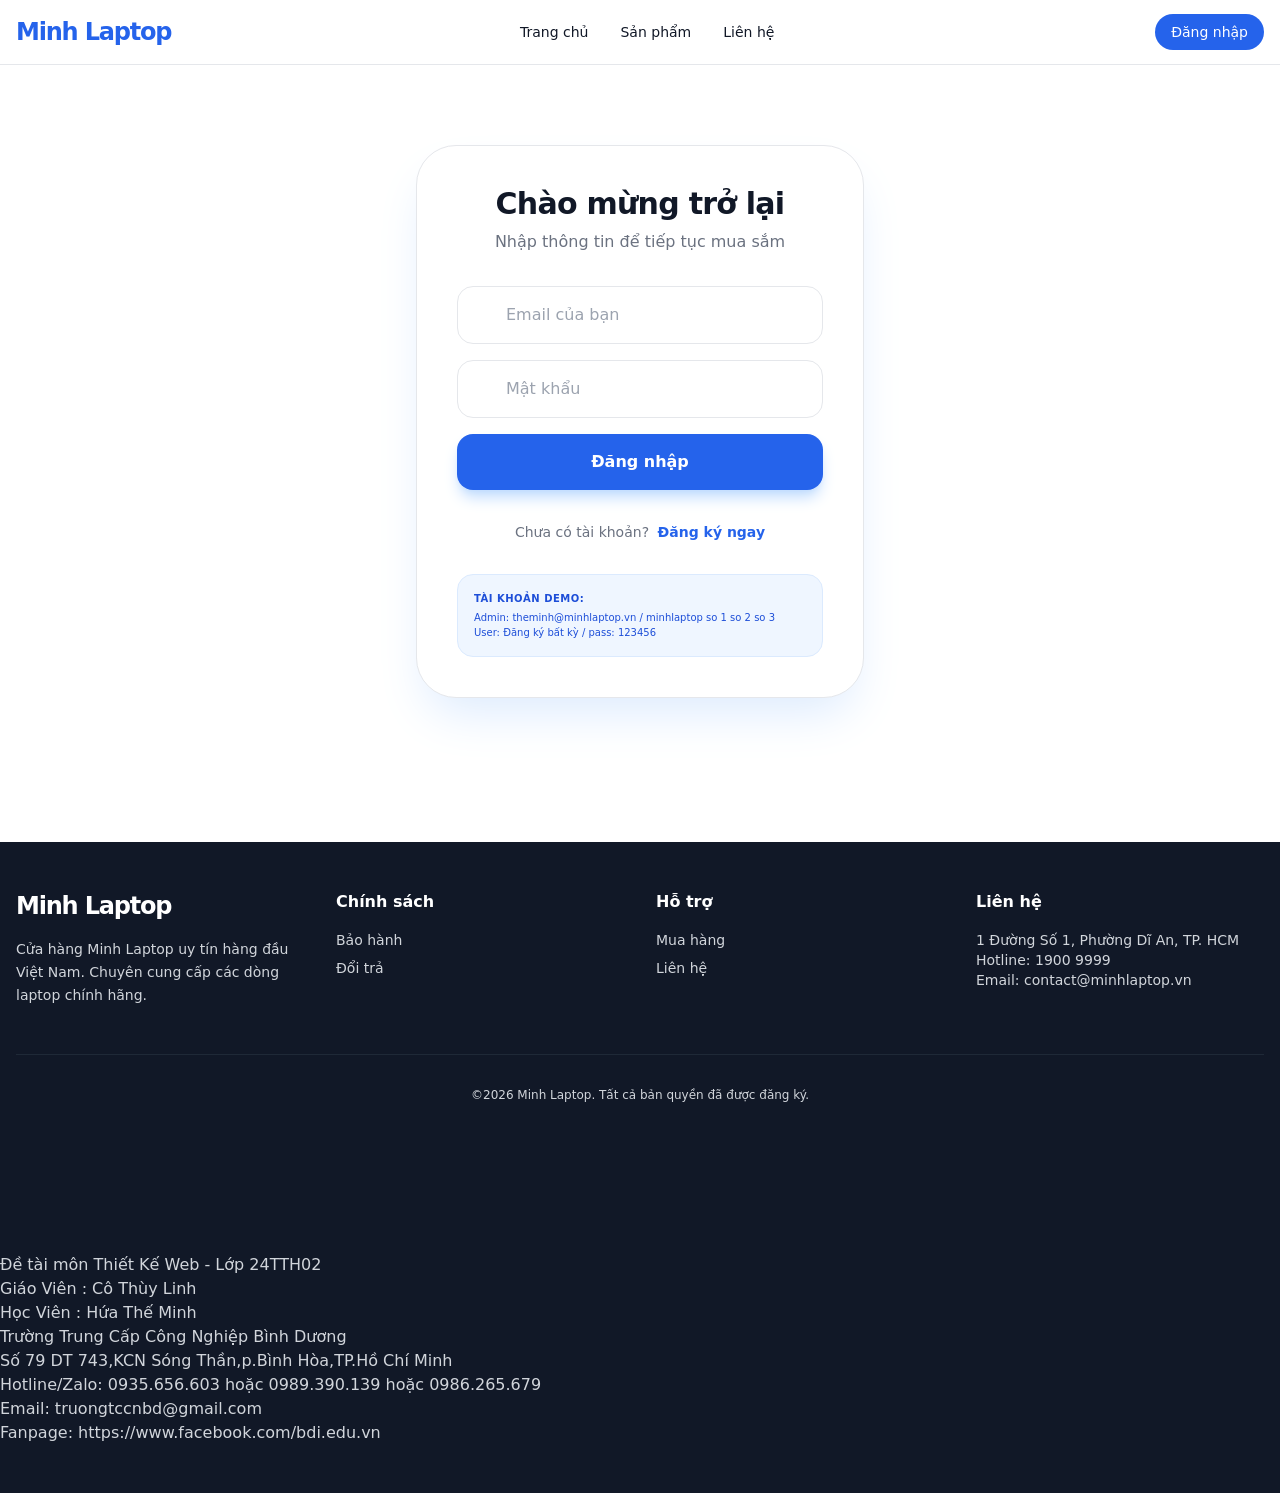
<file: orders.html>
<!DOCTYPE html>
<html lang="vi">
<head>
    <meta charset="UTF-8">
    <meta name="viewport" content="width=device-width, initial-scale=1.0">
    <title> Đơn hàng - Minh Laptop </title>
    <script src="style.js"></script>
    
</head>
<body class="bg-white text-gray-900">
    <div class="container mx-auto px-4 py-8 max-w-4xl">
        <h1 class="text-3xl font-bold mb-8">Lịch sử đơn hàng</h1>
        <div id="orders-list" class="space-y-6">
            <!-- dat hang -->
        </div>
    </div>

    <script src="js/data.js"></script>
    <script src="js/main.js"></script>
    <script>
        document.addEventListener('DOMContentLoaded', () => {
            const user = getCurrentUser();
            if (!user) {
                window.location.href = 'auth.html';
                return;
            }

            const orders = JSON.parse(localStorage.getItem('orders') || '[]').filter(o => o.userId === user.id);
            const list = document.getElementById('orders-list');

            if (orders.length === 0) {
                list.innerHTML = '<p class="text-center py-20 text-gray-500">Bạn chưa có đơn hàng nào.</p>';
                return;
            }

            orders.reverse().forEach(o => {
                const orderHTML = `
                    <div class="bg-white border rounded-3xl overflow-hidden shadow-sm">
                        <div class="p-6 bg-gray-50 border-b flex justify-between items-center">
                            <div>
                                <p class="font-bold text-lg">Đơn hàng #${o.id}</p>
                                <p class="text-xs text-gray-500">Ngày đặt: ${new Date(o.createdAt).toLocaleString('vi-VN')}</p>
                            </div>
                            <span class="px-3 py-1 bg-blue-50 text-blue-600 text-xs font-bold rounded-full uppercase">Đang xử lý</span>
                        </div>
                        <div class="p-6 space-y-4">
                            ${o.items.map(item => `
                                <div class="flex items-center gap-4">
                                    <img src="${item.image}" class="w-16 h-16 rounded-xl object-cover border">
                                    <div class="flex-1">
                                        <p class="font-bold text-sm">${item.name}</p>
                                        <p class="text-xs text-gray-500">Số lượng: ${item.quantity}</p>
                                    </div>
                                    <p class="font-bold text-sm">${formatCurrency(item.price * item.quantity)}</p>
                                </div>
                            `).join('')}
                            <div class="pt-4 border-t text-right">
                                <p class="text-sm text-gray-500">Tổng thanh toán:</p>
                                <p class="text-2xl font-bold text-blue-600">${formatCurrency(o.total)}</p>
                            </div>
                        </div>
                    </div>
                `;
                list.insertAdjacentHTML('beforeend', orderHTML);
            });
        });
    </script>
</body>
</html>
</file>
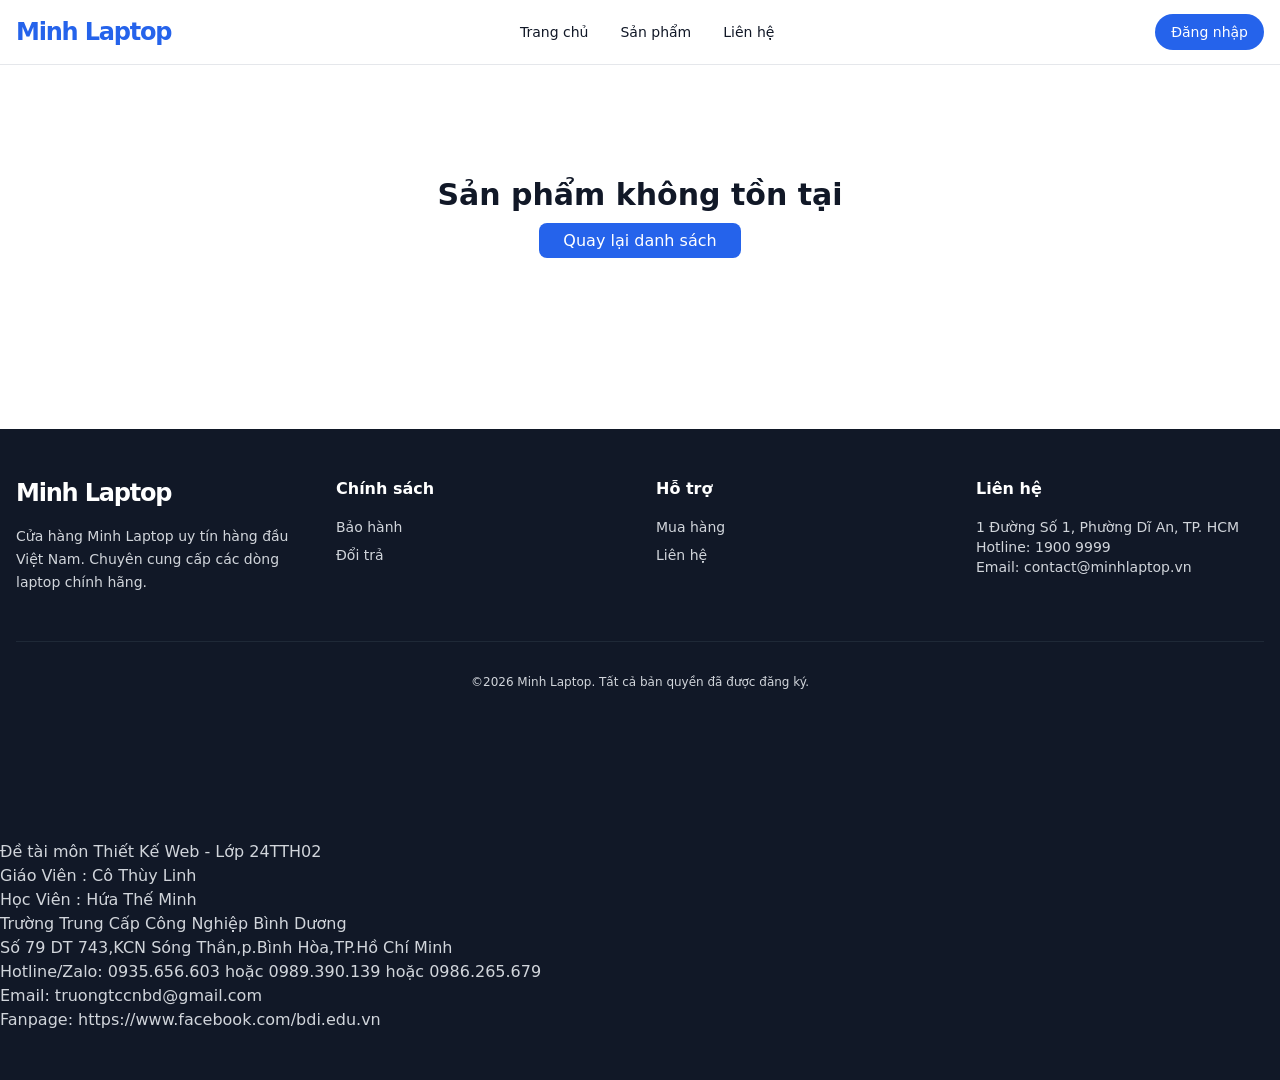
<file: product-detail.html>
<!DOCTYPE html>
<html lang="vi">
<head>
    <meta charset="UTF-8">
    <meta name="viewport" content="width=device-width, initial-scale=1.0">
    <title> Chi tiết sản phẩm - Minh Laptop </title>
    <script src="style.js"></script>
   
</head>
<body class="bg-white text-gray-900">
    <div id="product-detail-container" class="container mx-auto px-4 py-8 space-y-12">
        <!-- Content -->
    </div>

    <script src="js/data.js"></script>
    <script src="js/main.js"></script>
    <script>
        document.addEventListener('DOMContentLoaded', () => {
            const params = new URLSearchParams(window.location.search);
            const productId = params.get('id');
            const allProducts = JSON.parse(localStorage.getItem('db_products'));
            const product = allProducts.find(p => p.id === productId);

            if (!product) {
                document.getElementById('product-detail-container').innerHTML = `
                    <div class="text-center py-20">
                        <h2 class="text-3xl font-bold mb-4">Sản phẩm không tồn tại</h2>
                        <a href="products.html" class="px-6 py-2 bg-blue-600 text-white rounded-lg">Quay lại danh sách</a>
                    </div>
                `;
                return;
            }

            const detailHTML = `
                <div class="grid grid-cols-1 lg:grid-cols-2 gap-12">
                    <div class="bg-white border rounded-3xl overflow-hidden aspect-square">
                        <img src="${product.image}" alt="${product.name}" class="w-full h-full object-cover">
                    </div>
                    <div class="space-y-8">
                        <div class="space-y-4">
                            <span class="inline-block px-3 py-1 rounded-full bg-blue-100 text-blue-600 text-xs font-bold uppercase tracking-wider">${product.category}</span>
                            <h1 class="text-4xl font-extrabold tracking-tight text-gray-900">${product.name}</h1>
                            <p class="text-3xl font-bold text-blue-600">${formatCurrency(product.price)}</p>
                        </div>
                        <div class="grid grid-cols-3 gap-4">
                            <div class="p-4 bg-gray-50 rounded-2xl border text-center space-y-2">
                                <p class="text-[10px] text-gray-500 uppercase font-bold">CPU</p>
                                <p class="text-sm font-bold">${product.cpu}</p>
                            </div>
                            <div class="p-4 bg-gray-50 rounded-2xl border text-center space-y-2">
                                <p class="text-[10px] text-gray-500 uppercase font-bold">RAM</p>
                                <p class="text-sm font-bold">${product.ram}</p>
                            </div>
                            <div class="p-4 bg-gray-50 rounded-2xl border text-center space-y-2">
                                <p class="text-[10px] text-gray-500 uppercase font-bold">SSD</p>
                                <p class="text-sm font-bold">${product.ssd}</p>
                            </div>
                        </div>
                        <div class="space-y-4">
                            <h3 class="font-bold text-lg">Mô tả sản phẩm</h3>
                            <div class="text-gray-600 leading-relaxed whitespace-pre-line">${product.description}</div>
                        </div>
                        <div class="flex gap-4 pt-4">
                            <button onclick="addToCart('${product.id}')" class="flex-1 py-4 bg-blue-600 text-white rounded-2xl font-bold hover:bg-blue-700 transition-all flex items-center justify-center gap-2 shadow-lg shadow-blue-200">
                                Thêm vào giỏ hàng
                            </button>
                        </div>
                    </div>
                </div>
            `;
            document.getElementById('product-detail-container').innerHTML = detailHTML;
        });
    </script>
</body>
</html>
</file>
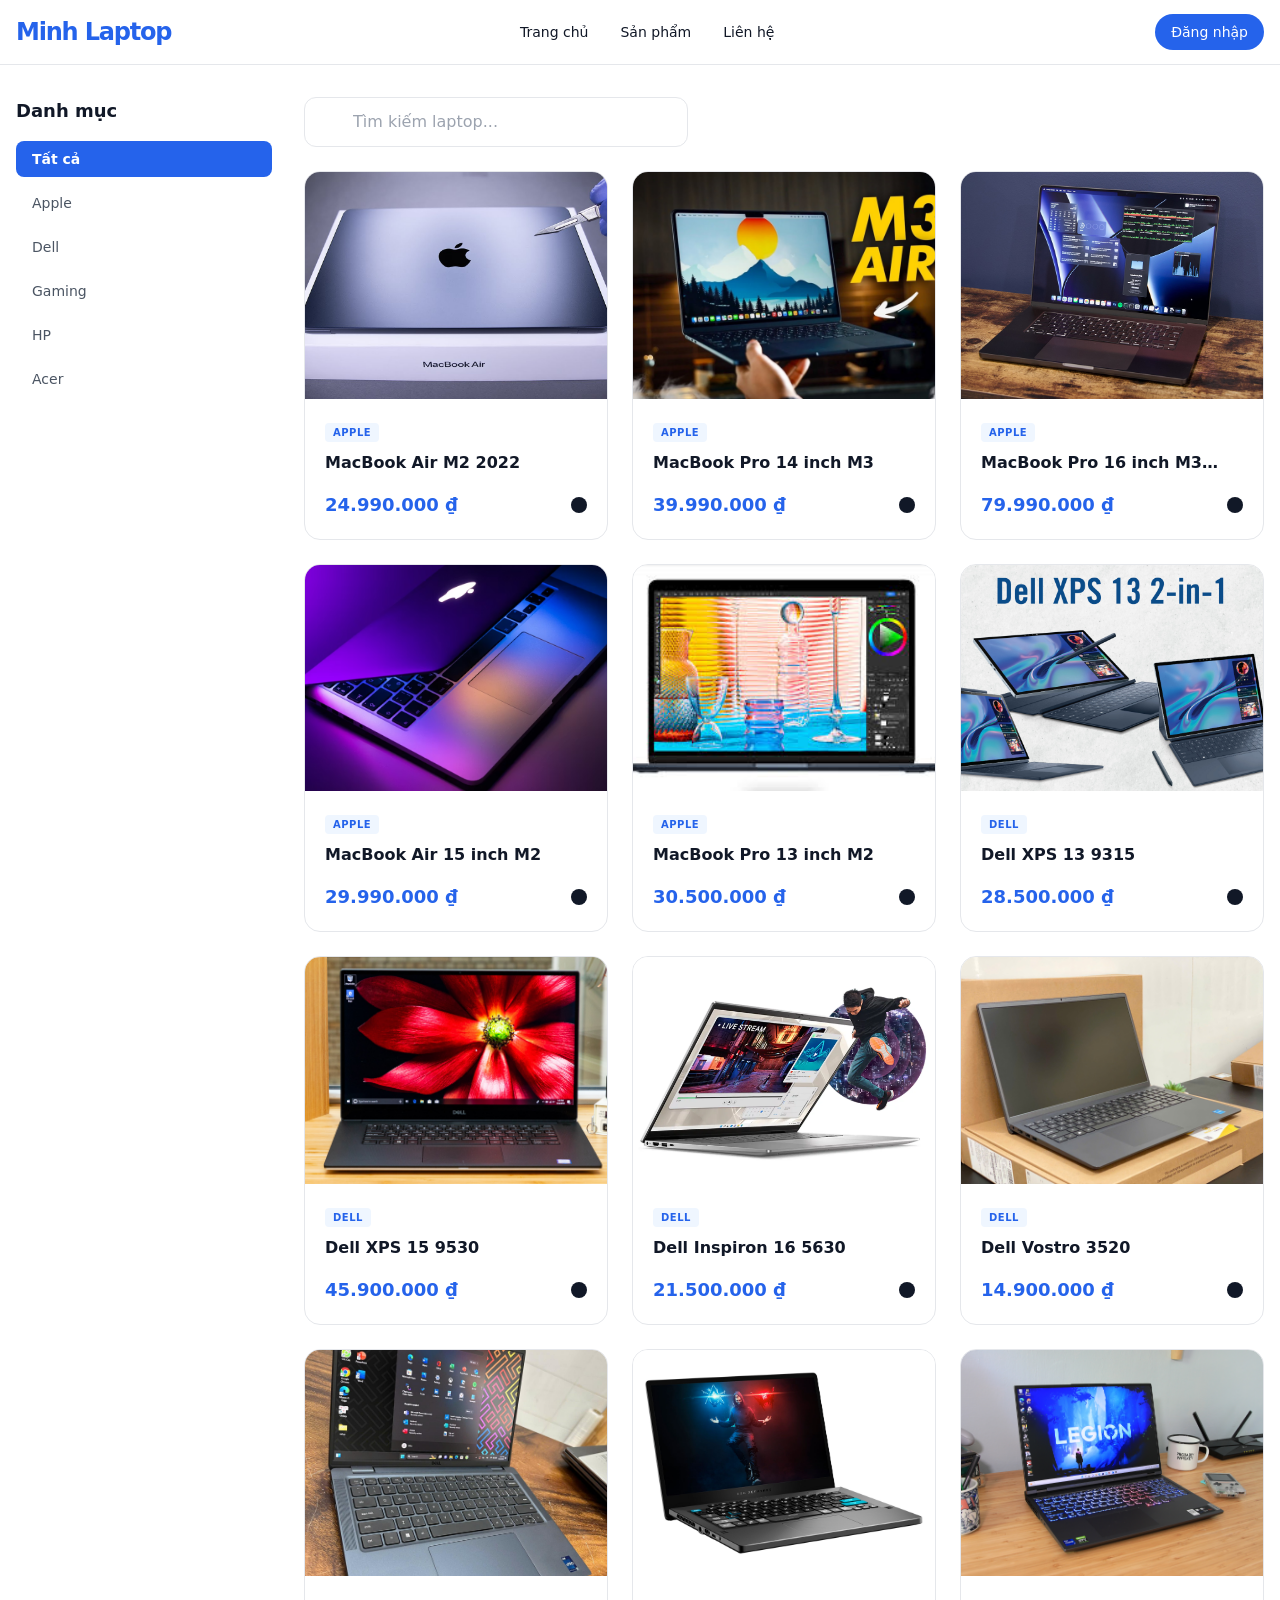
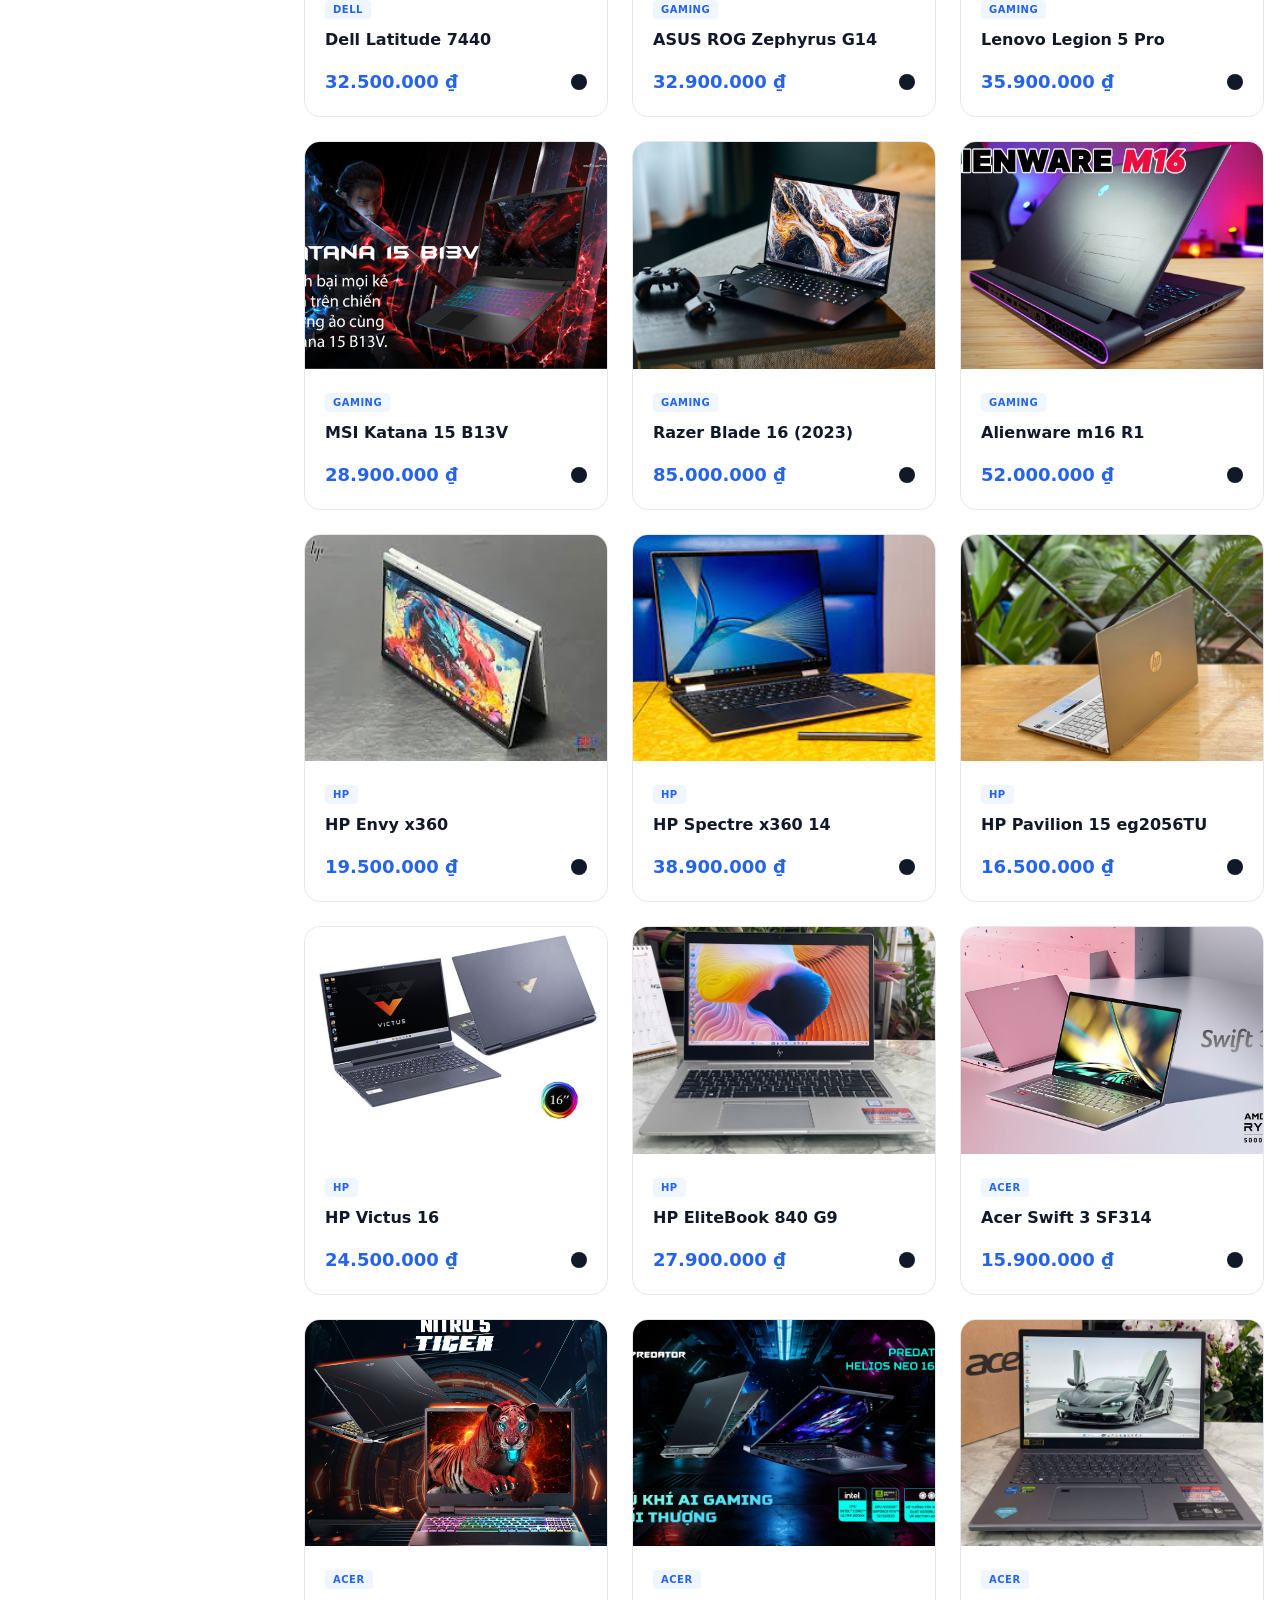
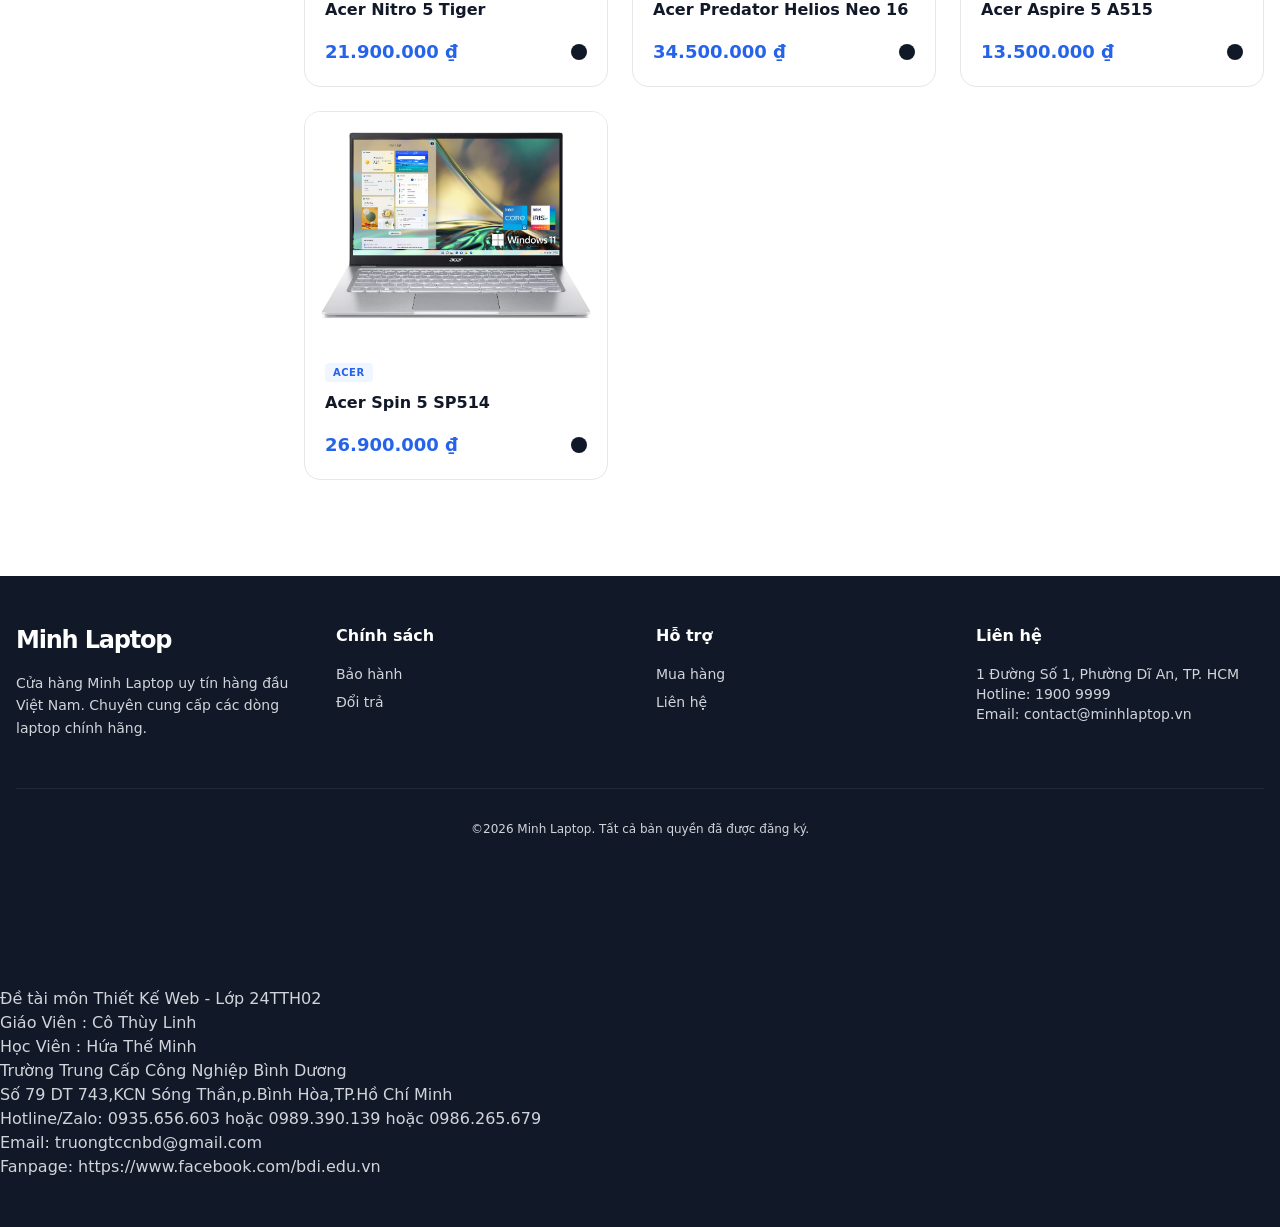
<file: products.html>
<!DOCTYPE html>
<html lang="vi">
<head>
    <meta charset="UTF-8">
    <meta name="viewport" content="width=device-width, initial-scale=1.0">
    <title> Sản phẩm - Minh Laptop </title>
   
    <script src="style.js"></script>
    
</head>
<body class="bg-white text-gray-900">
    <div class="container mx-auto px-4 py-8">
        <div class="flex flex-col md:flex-row gap-8">
           
            <aside class="w-full md:w-64 space-y-8">
                <div>
                    <h3 class="text-lg font-bold mb-4">Danh mục</h3>
                    <div id="category-filters" class="space-y-2">
                        <button onclick="filterByCategory('All')" class="w-full text-left px-4 py-2 rounded-lg text-sm bg-blue-600 text-white font-bold">Tất cả</button>
                    </div>
                </div>
            </aside>

            <!-- Main  -->
            <main class="flex-1 space-y-6">
                <div class="flex flex-col sm:flex-row gap-4 items-center justify-between">
                    <div class="relative w-full sm:w-96">
                        <input type="text" id="search-input" oninput="handleSearch()" placeholder="Tìm kiếm laptop..." class="w-full pl-12 pr-4 py-3 border rounded-xl focus:ring-2 focus:ring-blue-500 focus:outline-none">
                    </div>
                </div>
                <div id="products-grid" class="grid grid-cols-1 sm:grid-cols-2 lg:grid-cols-3 gap-6">
                    <!-- add -->
                </div>
            </main>
        </div>
    </div>

    <script src="js/data.js"></script>
    <script src="js/main.js"></script>
    <script>
        let currentCategory = 'All';
        let searchQuery = '';

        function renderProducts() {
            const grid = document.getElementById('products-grid');
            grid.innerHTML = '';
            const allProducts = JSON.parse(localStorage.getItem('db_products'));
            
            const filtered = allProducts.filter(p => {
                const matchesCat = currentCategory === 'All' || p.category === currentCategory;
                const matchesSearch = p.name.toLowerCase().includes(searchQuery.toLowerCase());
                return matchesCat && matchesSearch;
            });

            filtered.forEach(product => {
                const card = `
                    <div class="group relative bg-white border rounded-2xl overflow-hidden hover:shadow-xl transition-all duration-300">
                        <a href="product-detail.html?id=${product.id}" class="block aspect-[4/3] overflow-hidden">
                            <img src="${product.image}" alt="${product.name}" class="w-full h-full object-cover group-hover:scale-110 transition-transform duration-500">
                        </a>
                        <div class="p-5">
                            <div class="mb-2">
                                <span class="text-[10px] font-bold uppercase tracking-wider text-blue-600 bg-blue-50 px-2 py-1 rounded">${product.category}</span>
                            </div>
                            <a href="product-detail.html?id=${product.id}" class="block mb-2">
                                <h3 class="font-bold text-gray-900 group-hover:text-blue-600 transition-colors line-clamp-1">${product.name}</h3>
                            </a>
                            <div class="flex items-center justify-between mt-4">
                                <span class="text-lg font-bold text-blue-600">${formatCurrency(product.price)}</span>
                                <button onclick="addToCart('${product.id}')" class="p-2 bg-gray-900 text-white rounded-lg hover:bg-blue-600 transition-colors">
                                </button>
                            </div>
                        </div>
                    </div>
                `;
                grid.insertAdjacentHTML('beforeend', card);
            });
        }

        function filterByCategory(cat) {
            currentCategory = cat;
            const buttons = document.querySelectorAll('#category-filters button');
            buttons.forEach(btn => {
                if (btn.textContent === (cat === 'All' ? 'Tất cả' : cat)) {
                    btn.className = 'w-full text-left px-4 py-2 rounded-lg text-sm bg-blue-600 text-white font-bold';
                } else {
                    btn.className = 'w-full text-left px-4 py-2 rounded-lg text-sm hover:bg-gray-100 text-gray-600';
                }
            });
            renderProducts();
        }

        function handleSearch() {
            searchQuery = document.getElementById('search-input').value;
            renderProducts();
        }

        document.addEventListener('DOMContentLoaded', () => {
            const allProducts = JSON.parse(localStorage.getItem('db_products'));
            const categories = ['All', ...new Set(allProducts.map(p => p.category))];
            const filterContainer = document.getElementById('category-filters');
            filterContainer.innerHTML = '';
            
            categories.forEach(cat => {
                const btn = document.createElement('button');
                btn.textContent = cat === 'All' ? 'Tất cả' : cat;
                btn.className = cat === 'All' 
                    ? 'w-full text-left px-4 py-2 rounded-lg text-sm bg-blue-600 text-white font-bold'
                    : 'w-full text-left px-4 py-2 rounded-lg text-sm hover:bg-gray-100 text-gray-600';
                btn.onclick = () => filterByCategory(cat);
                filterContainer.appendChild(btn);
            });

            renderProducts();
        });
    </script>
</body>
</html>
</file>
<file: test.css>
<style>
        
        :root {
            --primary: #2563eb;
            --primary-hover: #1d4ed8;
        }

        body {
            font-family: -apple-system, BlinkMacSystemFont, "Segoe UI", Roboto, Helvetica, Arial, sans-serif, "Apple Color Emoji", "Segoe UI Emoji", "Segoe UI Symbol";
            scroll-behavior: smooth;
        }

        .line-clamp-1 {
            display: -webkit-box;
            -webkit-line-clamp: 1;
            -webkit-box-orient: vertical;
            overflow: hidden;
        }

        .line-clamp-2 {
            display: -webkit-box;
            -webkit-line-clamp: 2;
            -webkit-box-orient: vertical;
            overflow: hidden;
        }

       
        ::-webkit-scrollbar {
            width: 8px;
        }

        ::-webkit-scrollbar-track {
            background: #f1f1f1;
        }

        ::-webkit-scrollbar-thumb {
            background: #888;
            border-radius: 4px;
        }

        ::-webkit-scrollbar-thumb:hover {
            background: #555;
        }
    </style>
</file>
